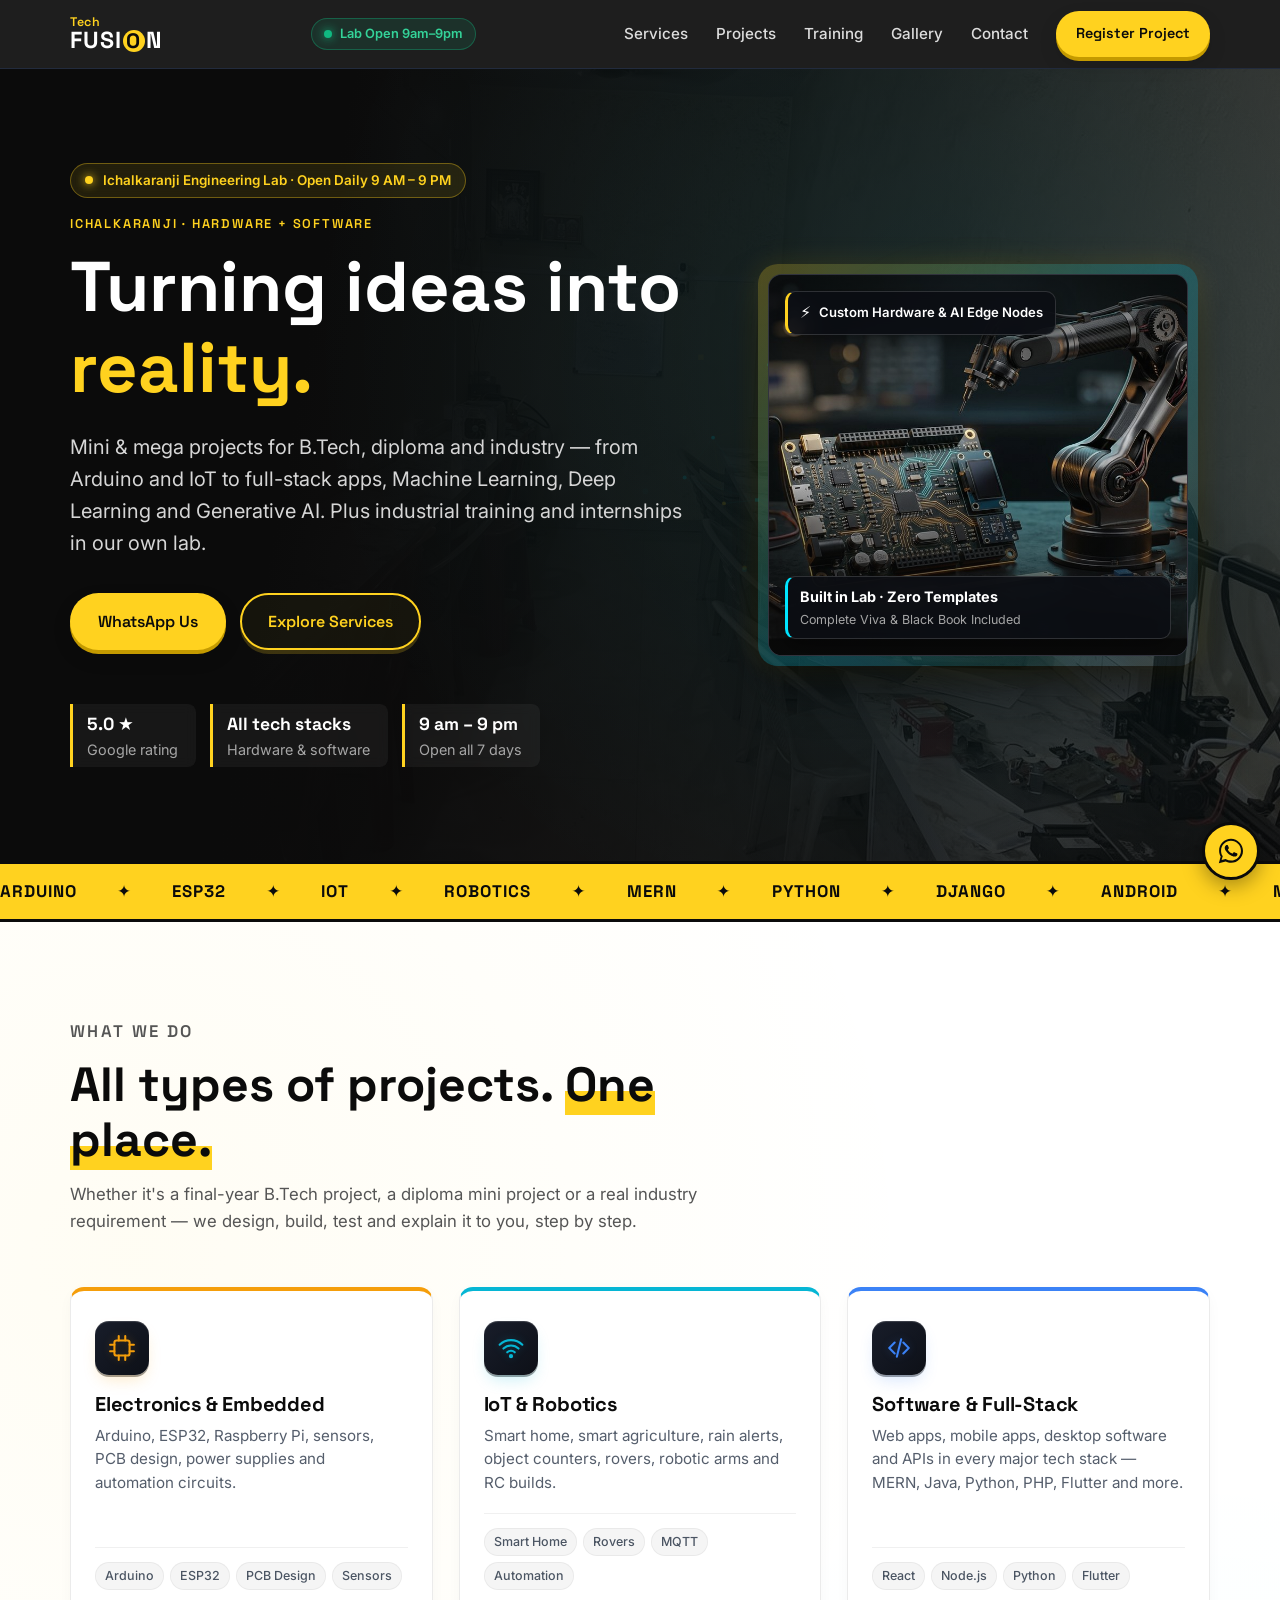
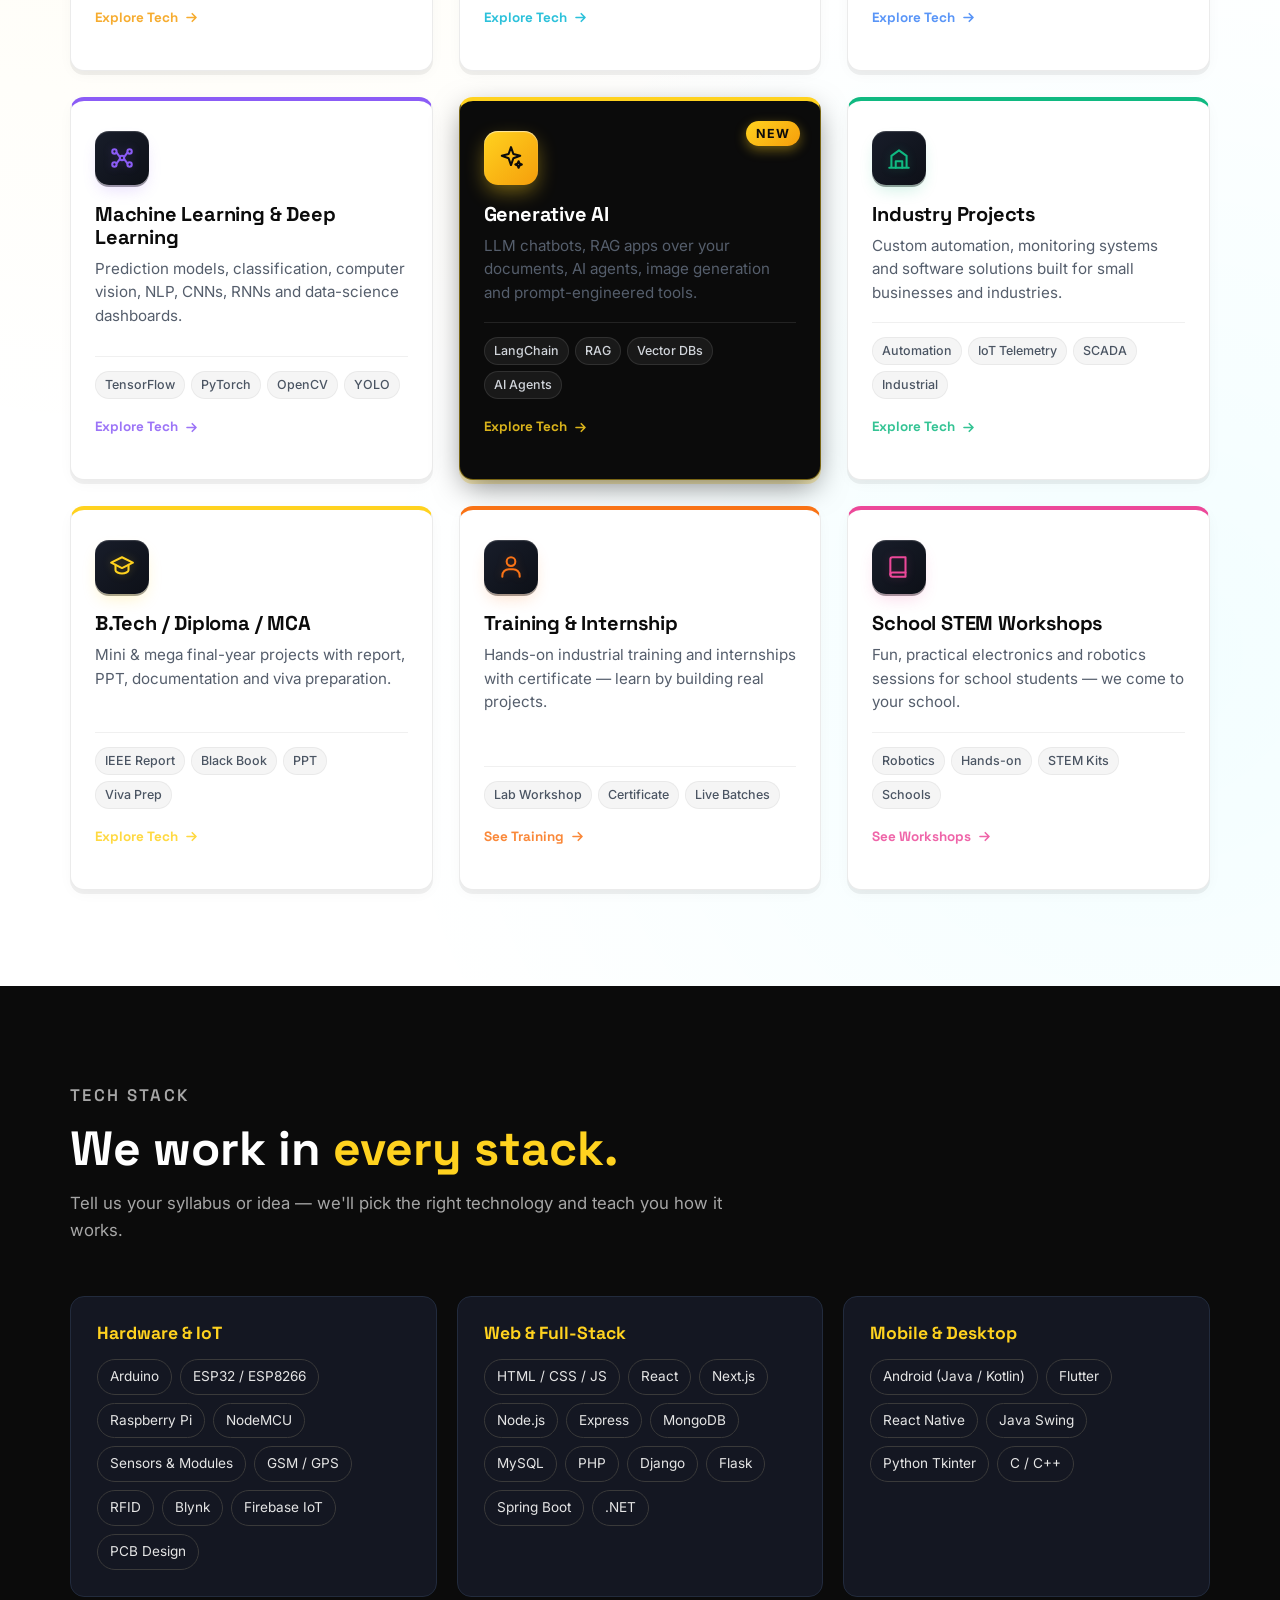
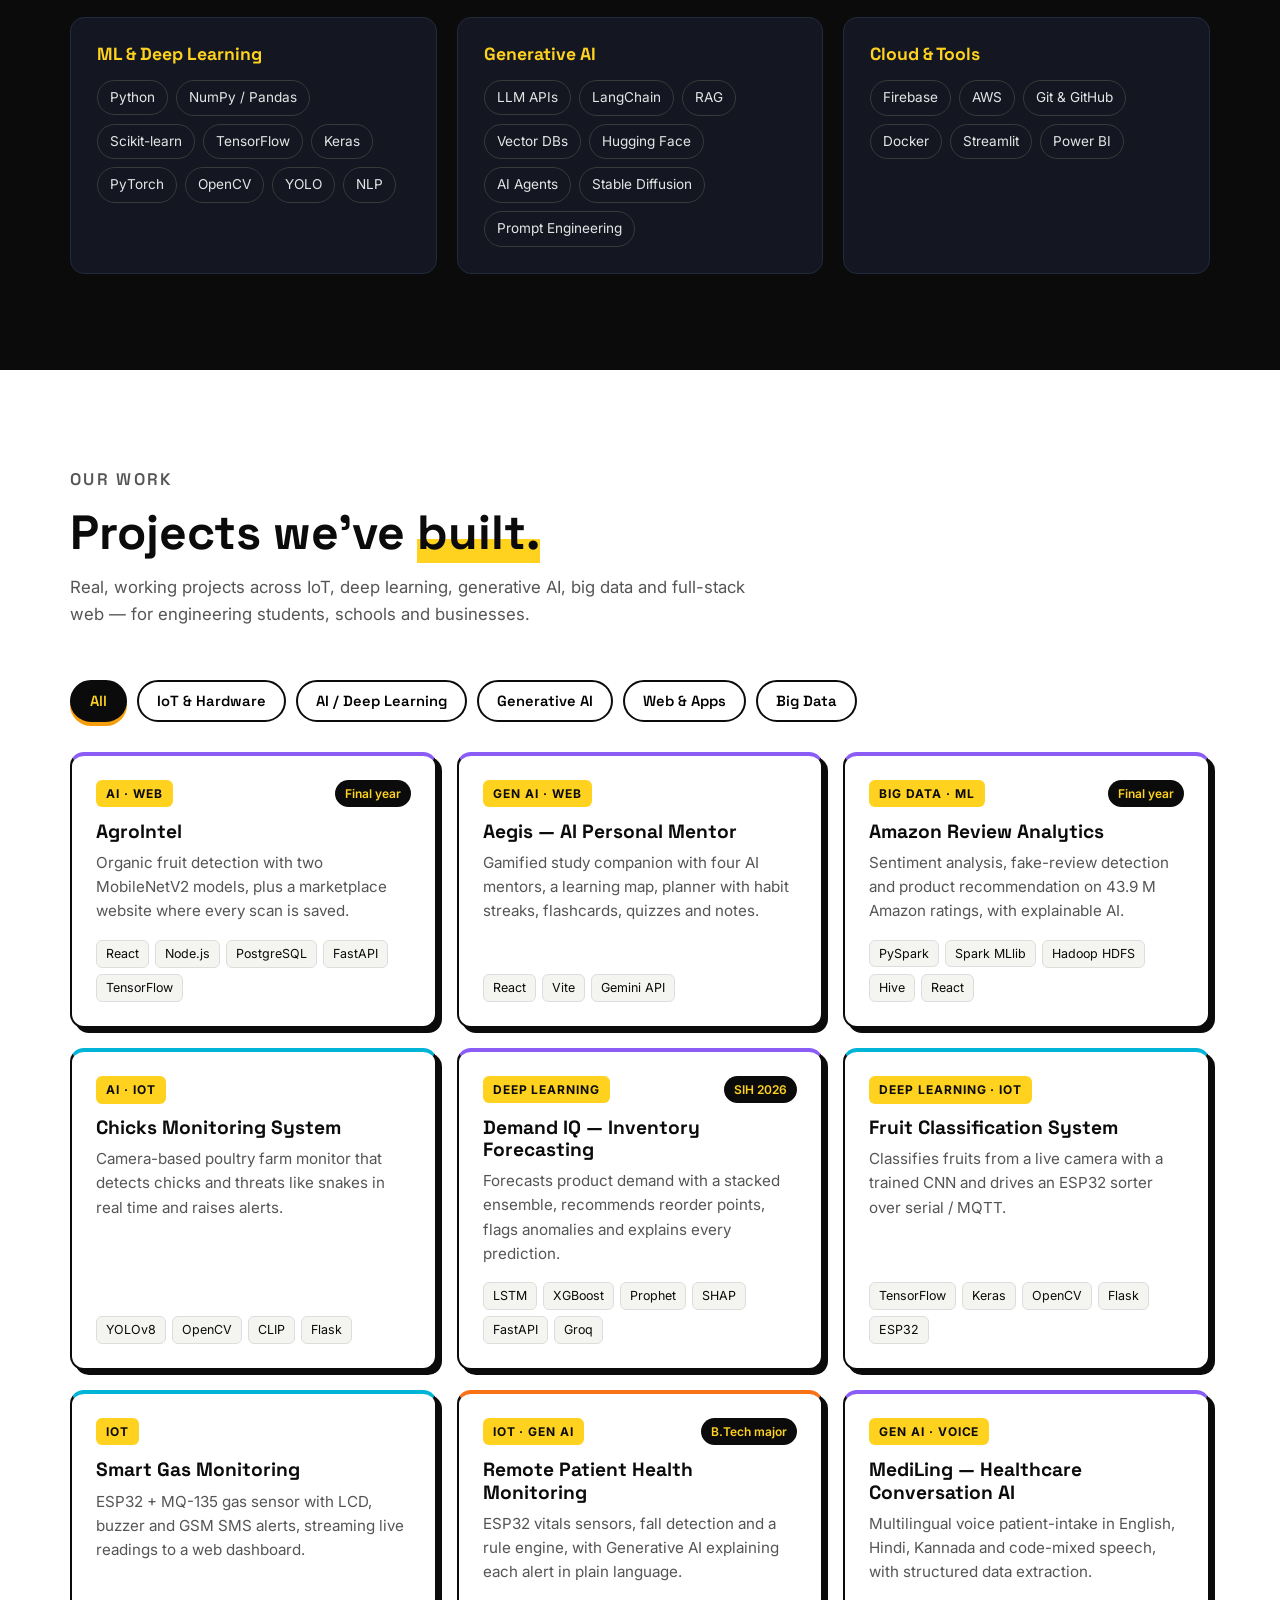
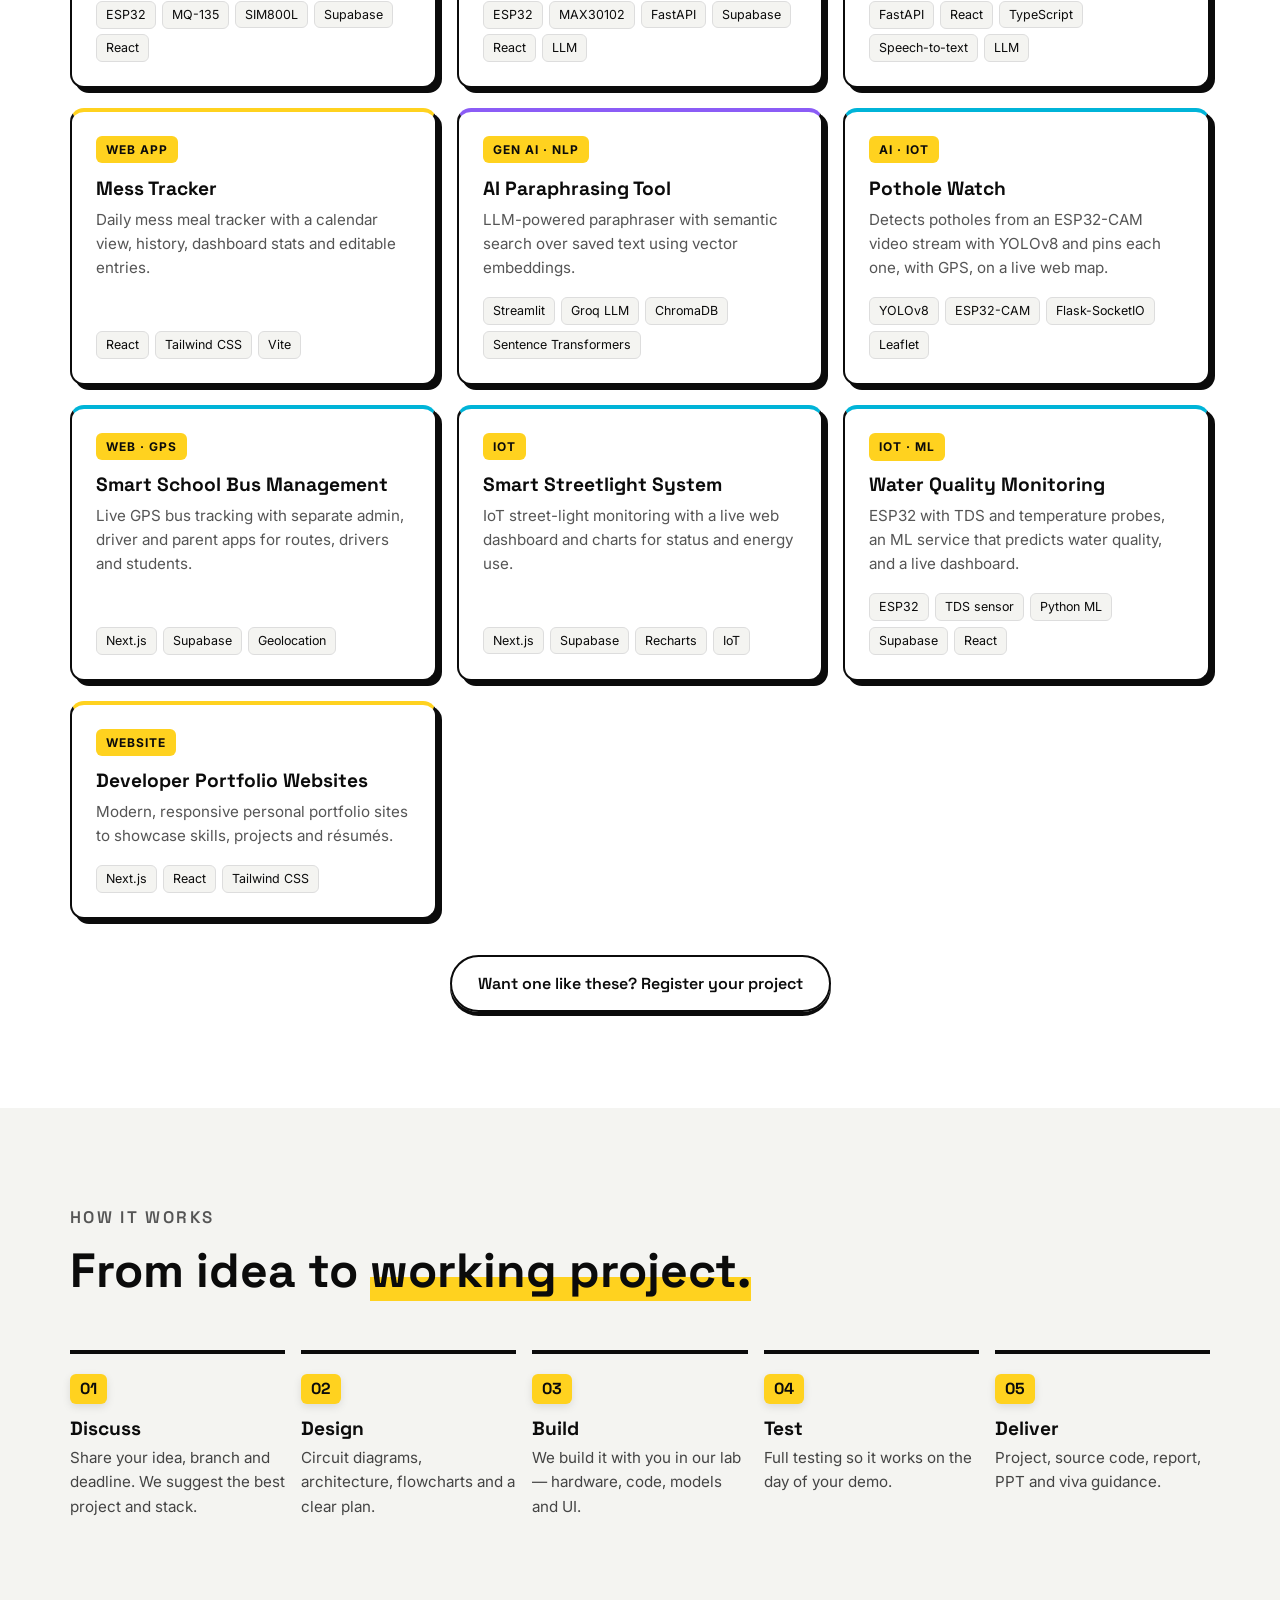
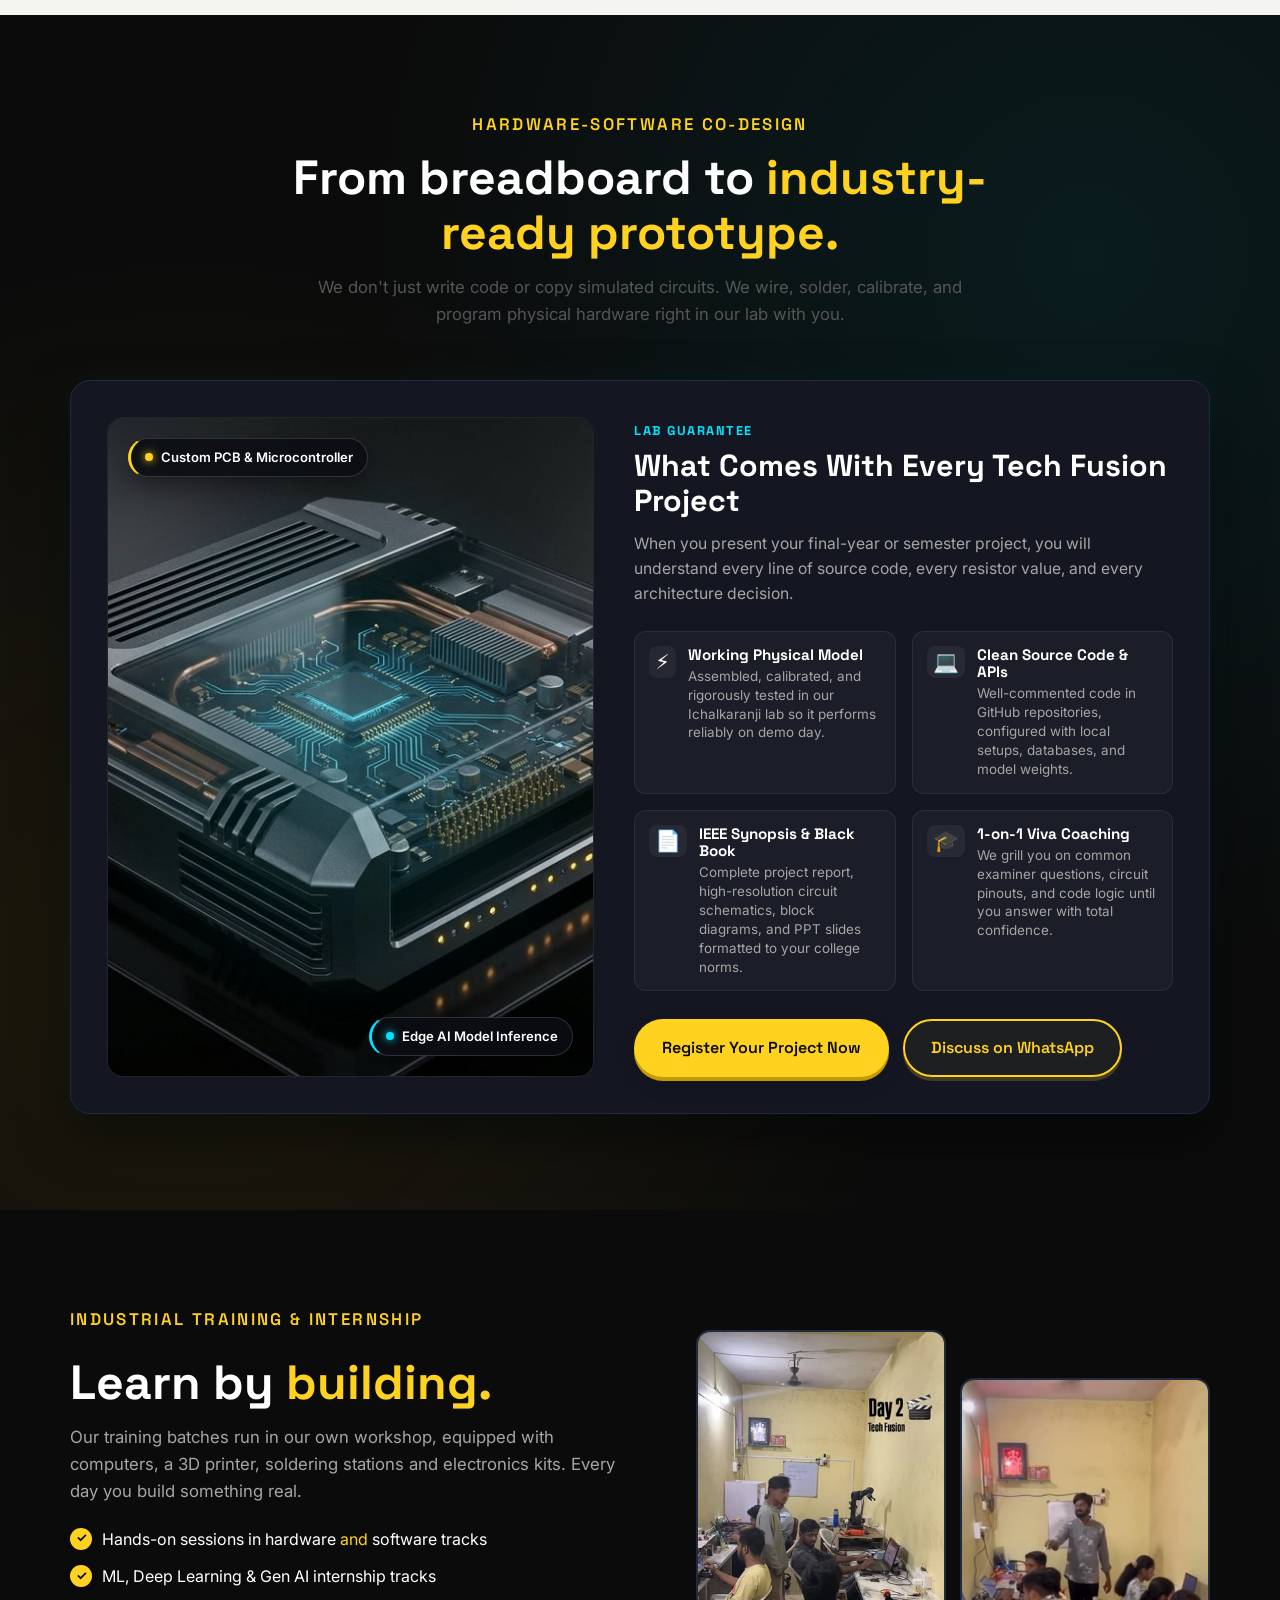
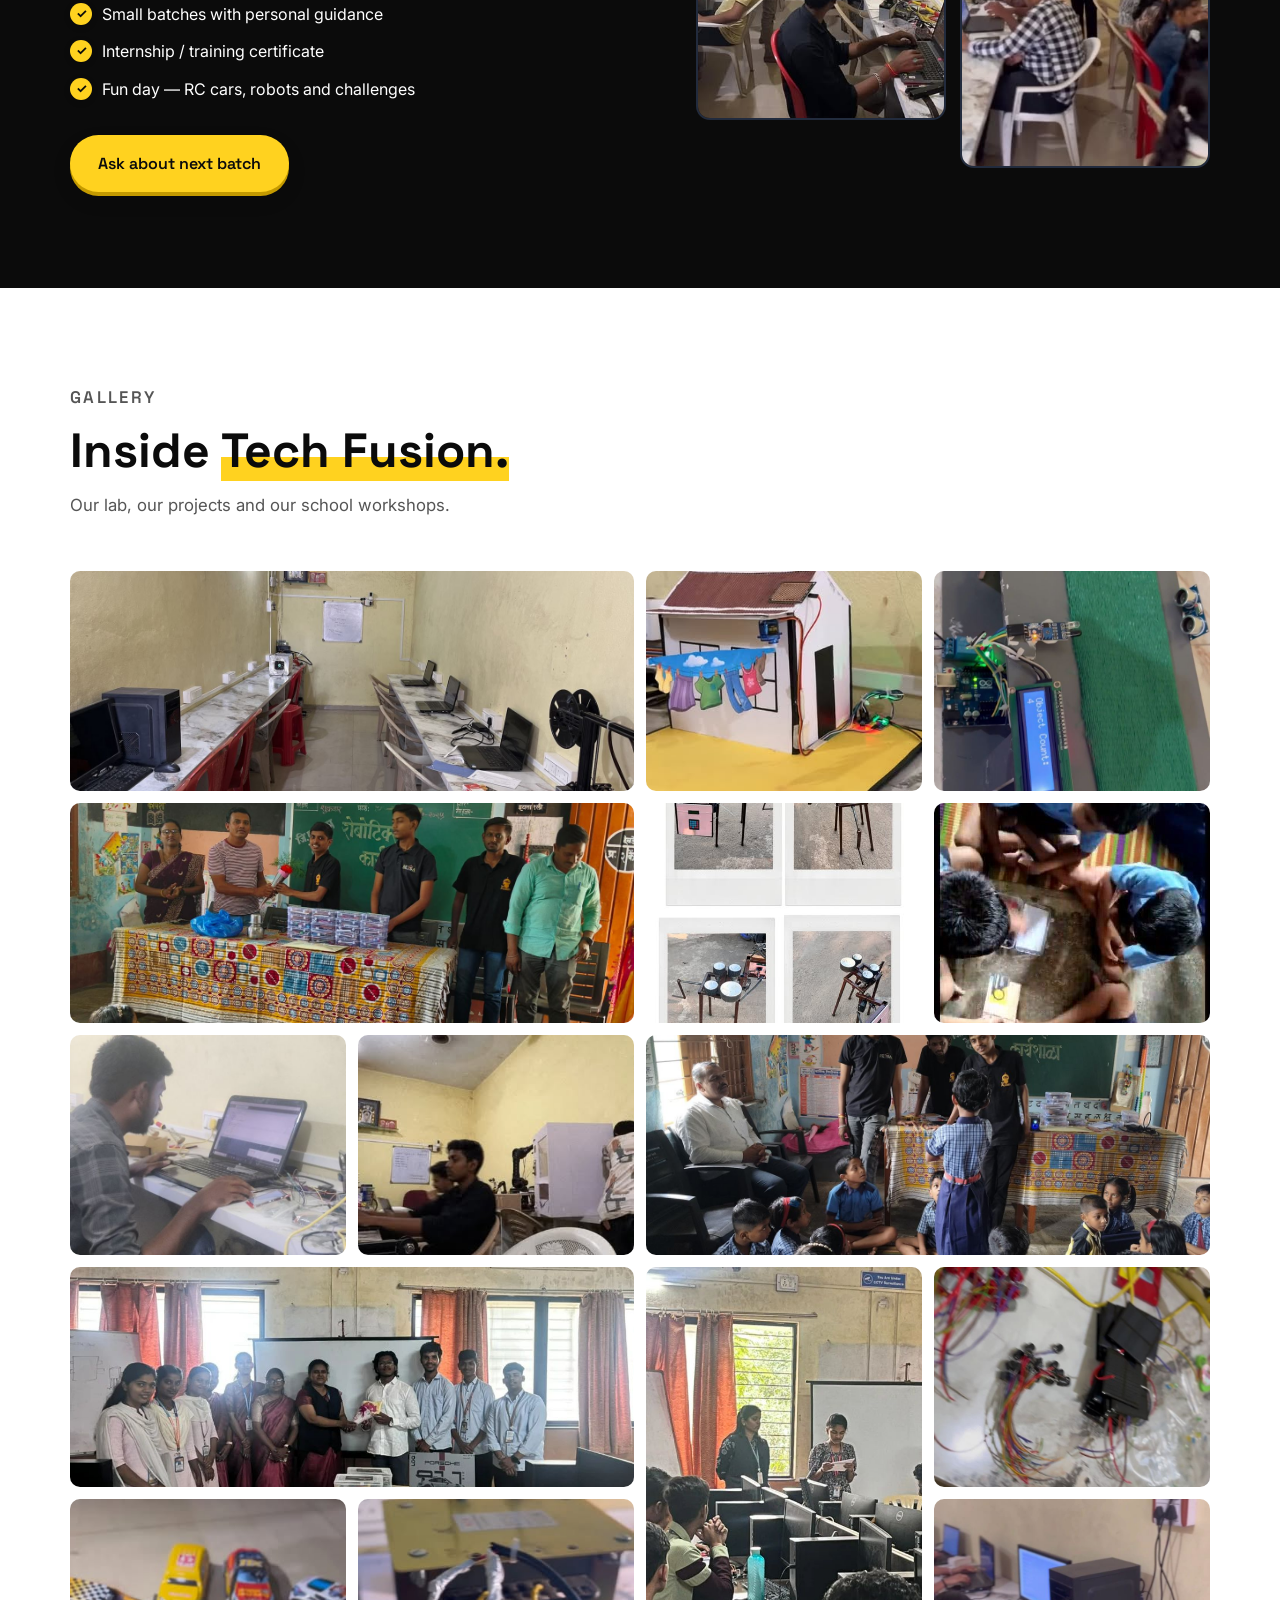
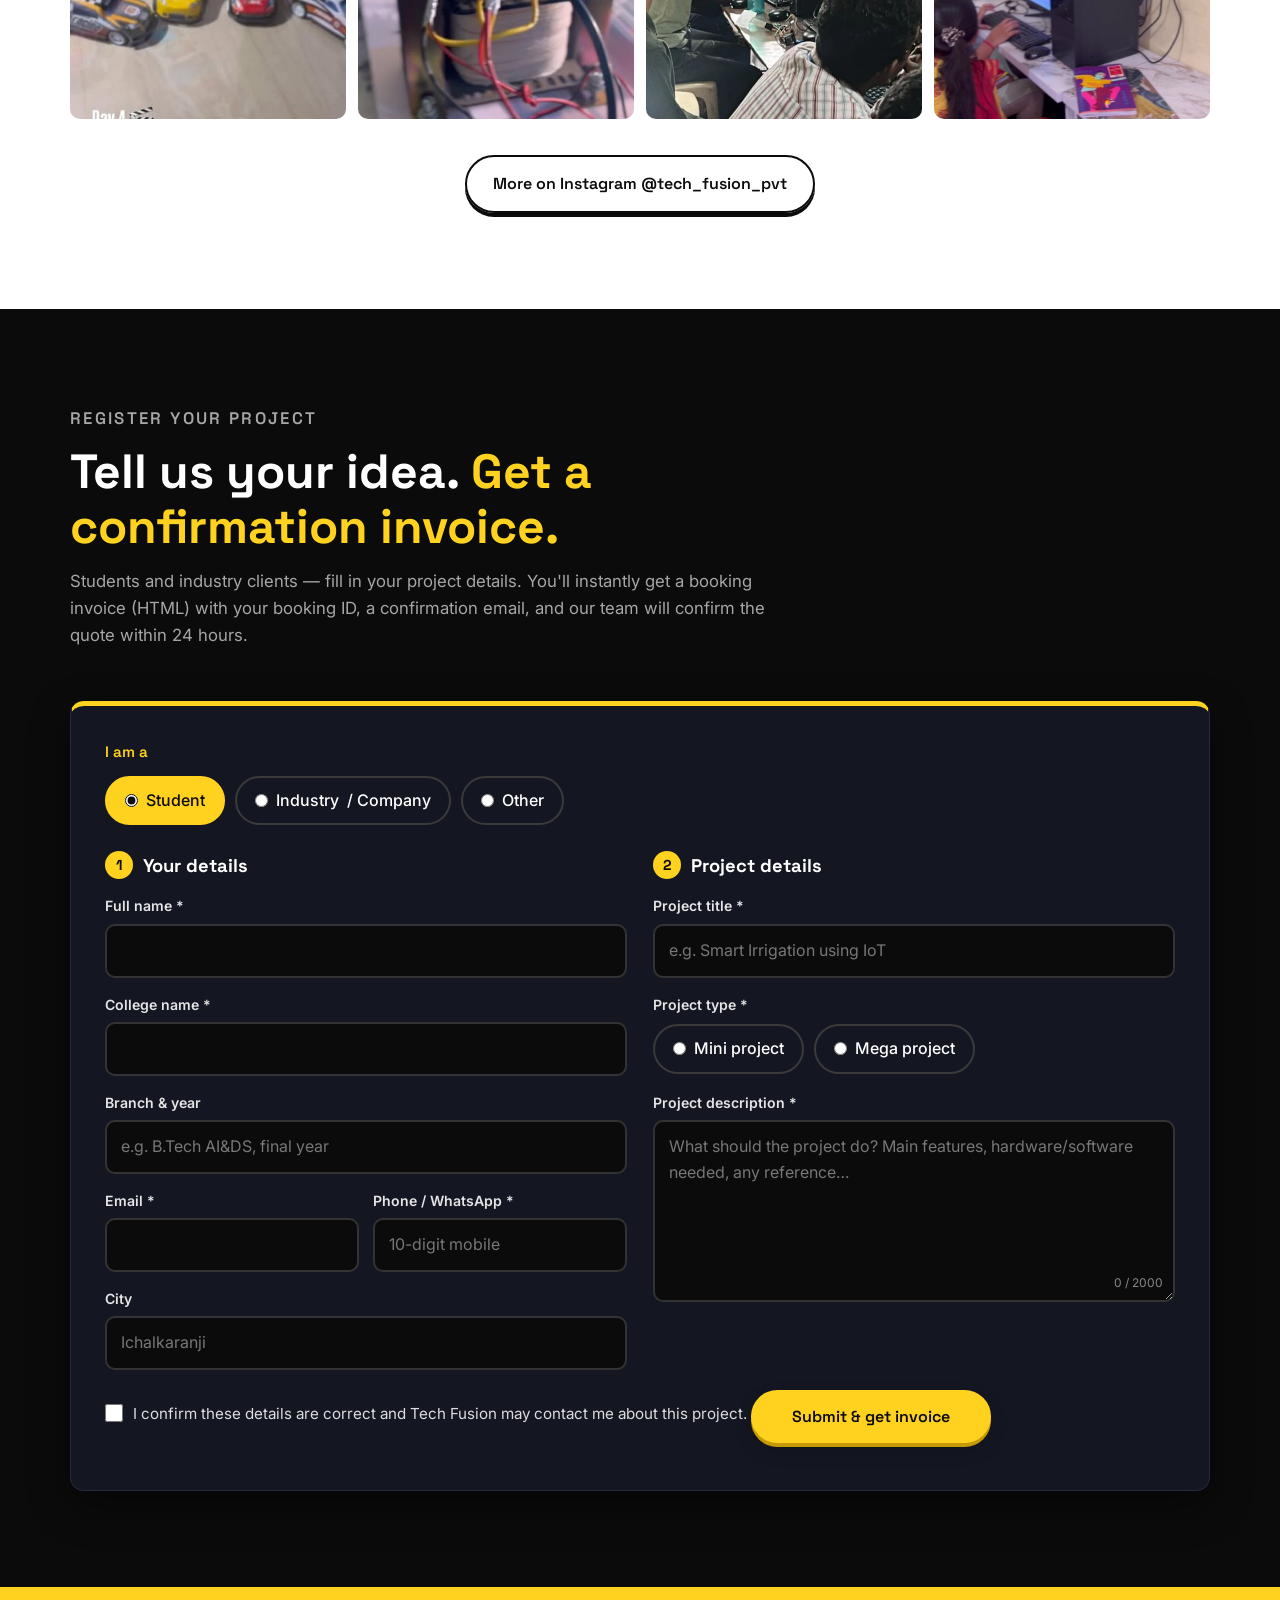
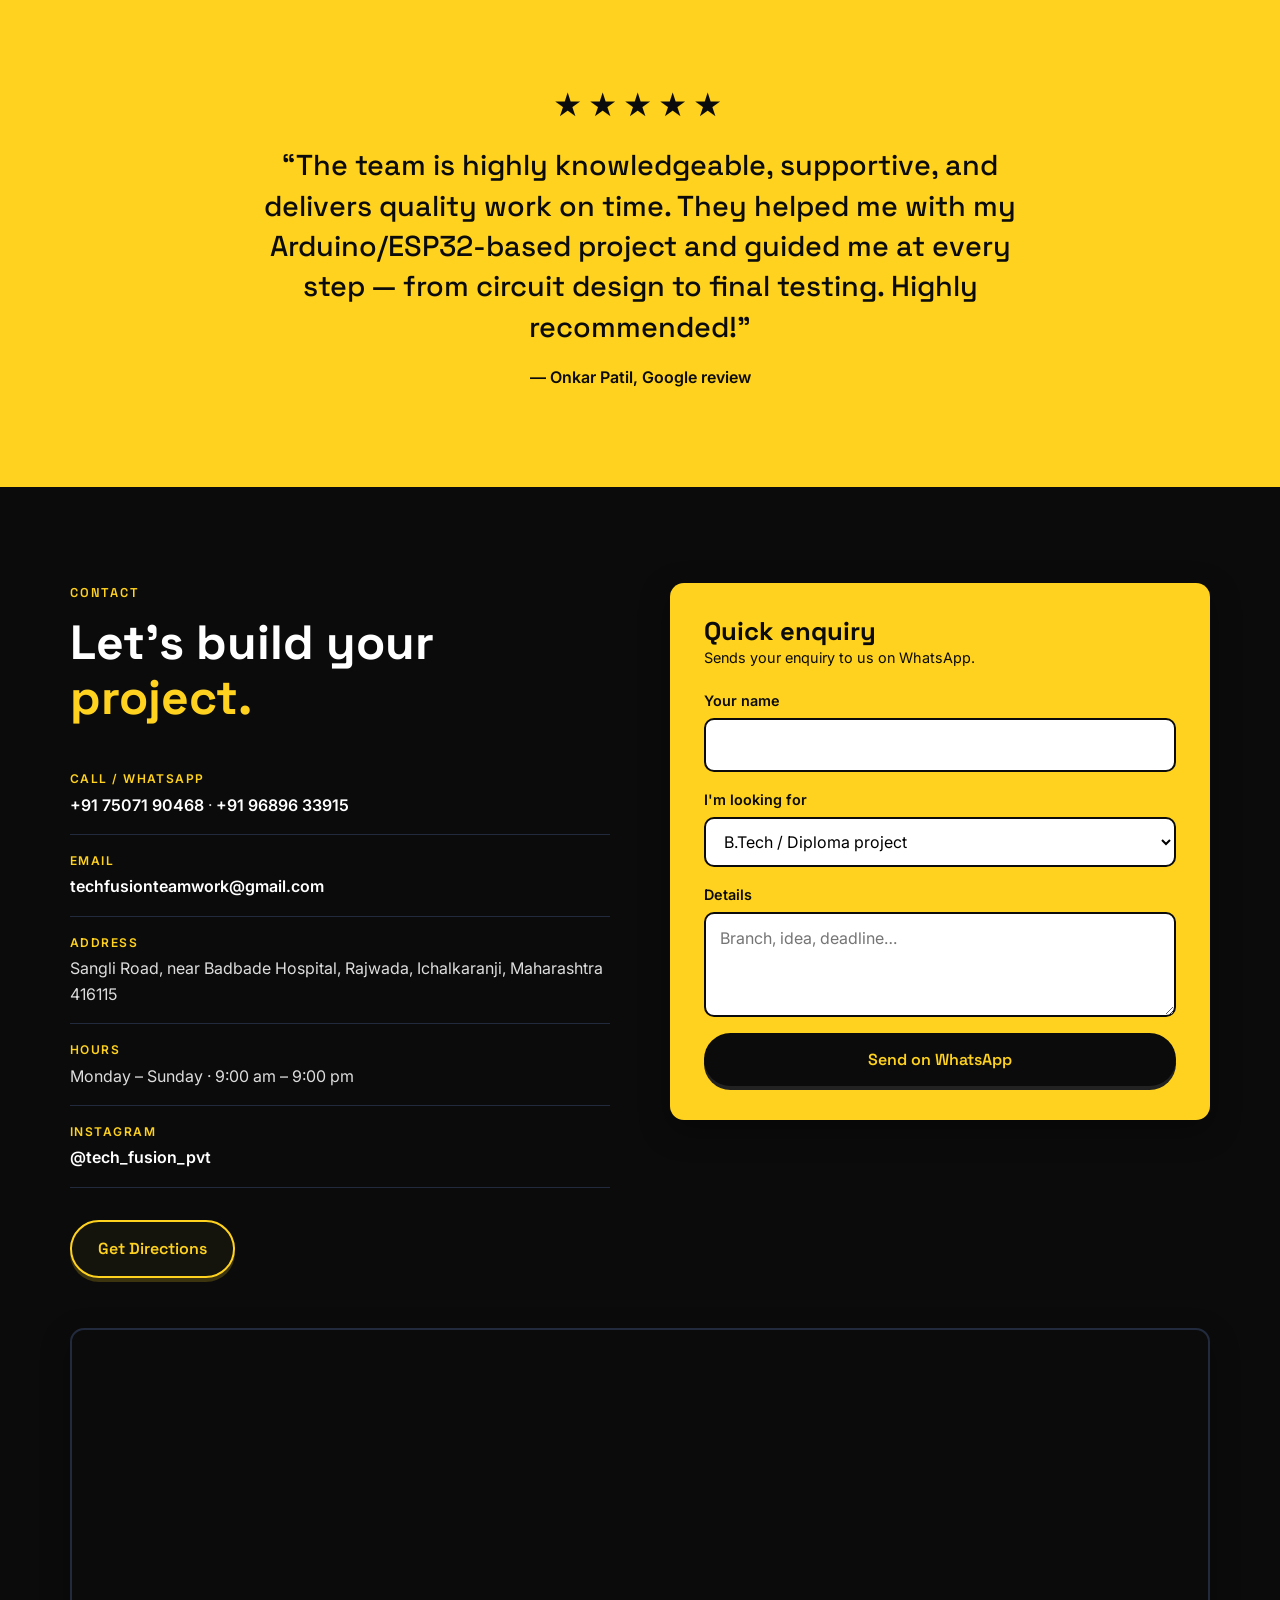
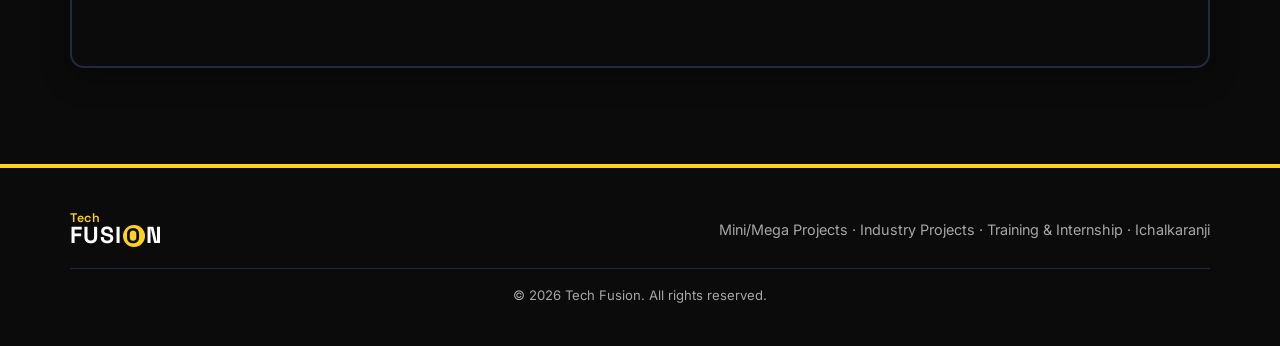
<file: index.html>
<!DOCTYPE html>
<html lang="en">
<head>
  <meta charset="UTF-8">
  <meta name="viewport" content="width=device-width, initial-scale=1.0">
  <title>Tech Fusion | Engineering Projects, Training &amp; Internships – Ichalkaranji</title>
  <meta name="description" content="Tech Fusion, Ichalkaranji – Mini & mega projects for B.Tech, diploma and industry: electronics, IoT, embedded, full-stack software, ML, deep learning and Generative AI. Industrial training and internships.">
  <link rel="icon" href="data:image/svg+xml,<svg xmlns='http://www.w3.org/2000/svg' viewBox='0 0 64 64'><rect width='64' height='64' rx='14' fill='%23111'/><text x='32' y='44' font-size='34' font-family='Arial' font-weight='900' text-anchor='middle' fill='%23FFD21F'>TF</text></svg>">
  <link rel="alternate icon" href="favicon.ico">
  <link rel="apple-touch-icon" href="apple-touch-icon.png">
  <link rel="preconnect" href="https://fonts.googleapis.com">
  <link rel="preconnect" href="https://fonts.gstatic.com" crossorigin>
  <link href="https://fonts.googleapis.com/css2?family=Inter:wght@400;500;600&family=Space+Grotesk:wght@500;600;700&display=swap" rel="stylesheet">
  <link rel="stylesheet" href="styles.css?v=18">
</head>
<body>

  <!-- Header -->
  <header class="nav" id="top">
    <div class="container nav-inner">
      <a href="#top" class="logo" aria-label="Tech Fusion home">
        <span class="logo-small">Tech</span>
        <span class="logo-big">FUSI<span class="logo-o">O</span>N</span>
      </a>
      <div class="nav-status">
        <span class="nav-status-dot"></span>
        <span>Lab Open 9am–9pm</span>
      </div>
      <button class="nav-toggle" aria-label="Open menu" aria-expanded="false">
        <span></span><span></span><span></span>
      </button>
      <nav class="nav-links">
        <a href="#services">Services</a>
        <a href="#projects">Projects</a>
        <a href="#training">Training</a>
        <a href="#gallery">Gallery</a>
        <a href="#contact">Contact</a>
        <a href="#register" class="btn btn-yellow btn-sm">Register Project</a>
      </nav>
    </div>
  </header>

  <!-- Diwali greeting (shown by script.js during the festival only) -->
  <section class="diwali" id="diwali" aria-label="Happy Diwali greeting" hidden>
    <canvas class="diwali-canvas" aria-hidden="true"></canvas>
    <div class="container diwali-inner">
      <span class="diya" aria-hidden="true">🪔</span>
      <div class="diwali-text">
        <p class="diwali-local" lang="mr">शुभ दीपावली</p>
        <h2 class="diwali-title">Happy <span>Diwali</span></h2>
        <p class="diwali-msg">May the festival of lights fill your home with joy, success and bright ideas. — Team Tech Fusion</p>
      </div>
      <span class="diya diya-right" aria-hidden="true">🪔</span>
    </div>
    <div class="diwali-lights" aria-hidden="true"></div>
    <button type="button" class="diwali-close" aria-label="Close Diwali greeting">×</button>
  </section>

  <!-- Hero -->
  <section class="hero">
    <canvas id="hero-3d-canvas" class="hero-canvas" aria-hidden="true"></canvas>
    <div class="hero-bg" style="background-image:url('assets/photos/photo-01.jpg')"></div>
    <div class="container hero-content">
      <div class="hero-grid">
        <div class="hero-main">
          <div class="hero-status-pill">
            <span class="status-pulse"></span>
            <span>Ichalkaranji Engineering Lab · Open Daily 9 AM – 9 PM</span>
          </div>
          <p class="eyebrow">Ichalkaranji · Hardware + Software</p>
          <h1>Turning ideas into <span class="hl">reality.</span></h1>
          <p class="lead">Mini &amp; mega projects for B.Tech, diploma and industry — from Arduino and IoT to full-stack apps, Machine Learning, Deep Learning and Generative AI. Plus industrial training and internships in our own lab.</p>
          <div class="hero-cta">
            <a href="https://wa.me/917507190468?text=Hi%20Tech%20Fusion%2C%20I%20want%20to%20enquire%20about%20a%20project." class="btn btn-yellow" target="_blank" rel="noopener">WhatsApp Us</a>
            <a href="#services" class="btn btn-outline">Explore Services</a>
          </div>
          <ul class="hero-badges">
            <li><strong>5.0 ★</strong> Google rating</li>
            <li><strong>All tech stacks</strong> Hardware &amp; software</li>
            <li><strong>9 am – 9 pm</strong> Open all 7 days</li>
          </ul>
        </div>
        <div class="hero-visual">
          <div class="hero-3d-card" data-tilt>
            <div class="hero-card-glow"></div>
            <div class="hero-card-frame">
              <img src="assets/hero-3d-render.jpg" alt="3D engineering workstation with custom IoT hardware and robotic prototypes" class="hero-render-img" loading="eager">
              <div class="hero-card-overlay">
                <div class="hero-card-tag hero-card-tag-top">
                  <span class="tag-icon">⚡</span>
                  <span>Custom Hardware &amp; AI Edge Nodes</span>
                </div>
                <div class="hero-card-tag hero-card-tag-bottom">
                  <strong>Built in Lab · Zero Templates</strong>
                  <span class="tag-sub">Complete Viva &amp; Black Book Included</span>
                </div>
              </div>
            </div>
          </div>
        </div>
      </div>
    </div>
  </section>

  <!-- Marquee strip -->
  <div class="strip" aria-hidden="true">
    <div class="strip-track">
      <span>Arduino</span><span>ESP32</span><span>IoT</span><span>Robotics</span><span>MERN</span><span>Python</span><span>Django</span><span>Android</span><span>Machine Learning</span><span>Deep Learning</span><span>Generative AI</span><span>LLMs</span><span>Computer Vision</span><span>Cloud</span>
      <span>Arduino</span><span>ESP32</span><span>IoT</span><span>Robotics</span><span>MERN</span><span>Python</span><span>Django</span><span>Android</span><span>Machine Learning</span><span>Deep Learning</span><span>Generative AI</span><span>LLMs</span><span>Computer Vision</span><span>Cloud</span>
    </div>
  </div>

  <!-- Services -->
  <section class="section" id="services">
    <div class="container">
      <div class="section-head">
        <p class="eyebrow">What we do</p>
        <h2>All types of projects. <span class="hl">One place.</span></h2>
        <p>Whether it's a final-year B.Tech project, a diploma mini project or a real industry requirement — we design, build, test and explain it to you, step by step.</p>
      </div>

      <div class="cards">
        <article class="card card-electronics" data-tilt>
          <div class="card-icon">
            <svg viewBox="0 0 24 24"><rect x="5" y="5" width="14" height="14" rx="2"/><path d="M9 1v4M15 1v4M9 19v4M15 19v4M1 9h4M1 15h4M19 9h4M19 15h4"/></svg>
          </div>
          <h3>Electronics &amp; Embedded</h3>
          <p>Arduino, ESP32, Raspberry Pi, sensors, PCB design, power supplies and automation circuits.</p>
          <div class="card-pills">
            <span>Arduino</span><span>ESP32</span><span>PCB Design</span><span>Sensors</span>
          </div>
          <a class="card-action" href="#projects" data-filter="iot" aria-label="Explore Tech: Electronics &amp; Embedded"><span>Explore Tech</span><svg viewBox="0 0 20 20" aria-hidden="true"><path d="M4 10h12M11 5l5 5-5 5"/></svg></a>
        </article>

        <article class="card card-iot" data-tilt>
          <div class="card-icon">
            <svg viewBox="0 0 24 24"><path d="M5 12.5a10 10 0 0 1 14 0M8.5 16a5 5 0 0 1 7 0"/><circle cx="12" cy="19.5" r="1"/><path d="M1.5 9a15 15 0 0 1 21 0"/></svg>
          </div>
          <h3>IoT &amp; Robotics</h3>
          <p>Smart home, smart agriculture, rain alerts, object counters, rovers, robotic arms and RC builds.</p>
          <div class="card-pills">
            <span>Smart Home</span><span>Rovers</span><span>MQTT</span><span>Automation</span>
          </div>
          <a class="card-action" href="#projects" data-filter="iot" aria-label="Explore Tech: IoT &amp; Robotics"><span>Explore Tech</span><svg viewBox="0 0 20 20" aria-hidden="true"><path d="M4 10h12M11 5l5 5-5 5"/></svg></a>
        </article>

        <article class="card card-software" data-tilt>
          <div class="card-icon">
            <svg viewBox="0 0 24 24"><path d="M8 7l-5 5 5 5M16 7l5 5-5 5M14 4l-4 16"/></svg>
          </div>
          <h3>Software &amp; Full-Stack</h3>
          <p>Web apps, mobile apps, desktop software and APIs in every major tech stack — MERN, Java, Python, PHP, Flutter and more.</p>
          <div class="card-pills">
            <span>React</span><span>Node.js</span><span>Python</span><span>Flutter</span>
          </div>
          <a class="card-action" href="#projects" data-filter="web" aria-label="Explore Tech: Software &amp; Full-Stack"><span>Explore Tech</span><svg viewBox="0 0 20 20" aria-hidden="true"><path d="M4 10h12M11 5l5 5-5 5"/></svg></a>
        </article>

        <article class="card card-ml" data-tilt>
          <div class="card-icon">
            <svg viewBox="0 0 24 24"><circle cx="5" cy="6" r="2"/><circle cx="5" cy="18" r="2"/><circle cx="12" cy="12" r="2"/><circle cx="19" cy="6" r="2"/><circle cx="19" cy="18" r="2"/><path d="M7 7l3 4M7 17l3-4M14 11l3-4M14 13l3 4"/></svg>
          </div>
          <h3>Machine Learning &amp; Deep Learning</h3>
          <p>Prediction models, classification, computer vision, NLP, CNNs, RNNs and data-science dashboards.</p>
          <div class="card-pills">
            <span>TensorFlow</span><span>PyTorch</span><span>OpenCV</span><span>YOLO</span>
          </div>
          <a class="card-action" href="#projects" data-filter="ai" aria-label="Explore Tech: Machine Learning &amp; Deep Learning"><span>Explore Tech</span><svg viewBox="0 0 20 20" aria-hidden="true"><path d="M4 10h12M11 5l5 5-5 5"/></svg></a>
        </article>

        <article class="card card-featured card-genai" data-tilt>
          <div class="card-icon">
            <svg viewBox="0 0 24 24"><path d="M12 2l2.2 6.3L20.5 10l-6.3 2.2L12 18.5l-2.2-6.3L3.5 10l6.3-1.7z"/><path d="M19 15l.9 2.1L22 18l-2.1.9L19 21l-.9-2.1L16 18l2.1-.9z"/></svg>
          </div>
          <h3>Generative AI</h3>
          <p>LLM chatbots, RAG apps over your documents, AI agents, image generation and prompt-engineered tools.</p>
          <span class="tag">New</span>
          <div class="card-pills">
            <span>LangChain</span><span>RAG</span><span>Vector DBs</span><span>AI Agents</span>
          </div>
          <a class="card-action" href="#projects" data-filter="genai" aria-label="Explore Tech: Generative AI"><span>Explore Tech</span><svg viewBox="0 0 20 20" aria-hidden="true"><path d="M4 10h12M11 5l5 5-5 5"/></svg></a>
        </article>

        <article class="card card-industry" data-tilt>
          <div class="card-icon">
            <svg viewBox="0 0 24 24"><path d="M3 21h18M5 21V10l7-5 7 5v11"/><path d="M9 21v-6h6v6"/></svg>
          </div>
          <h3>Industry Projects</h3>
          <p>Custom automation, monitoring systems and software solutions built for small businesses and industries.</p>
          <div class="card-pills">
            <span>Automation</span><span>IoT Telemetry</span><span>SCADA</span><span>Industrial</span>
          </div>
          <a class="card-action" href="#projects" data-filter="all" aria-label="Explore Tech: Industry Projects"><span>Explore Tech</span><svg viewBox="0 0 20 20" aria-hidden="true"><path d="M4 10h12M11 5l5 5-5 5"/></svg></a>
        </article>

        <article class="card card-degree" data-tilt>
          <div class="card-icon">
            <svg viewBox="0 0 24 24"><path d="M2 8l10-5 10 5-10 5z"/><path d="M6 10v5c0 1.5 3 3 6 3s6-1.5 6-3v-5"/></svg>
          </div>
          <h3>B.Tech / Diploma / MCA</h3>
          <p>Mini &amp; mega final-year projects with report, PPT, documentation and viva preparation.</p>
          <div class="card-pills">
            <span>IEEE Report</span><span>Black Book</span><span>PPT</span><span>Viva Prep</span>
          </div>
          <a class="card-action" href="#projects" data-filter="all" aria-label="Explore Tech: B.Tech / Diploma / MCA"><span>Explore Tech</span><svg viewBox="0 0 20 20" aria-hidden="true"><path d="M4 10h12M11 5l5 5-5 5"/></svg></a>
        </article>

        <article class="card card-training" data-tilt>
          <div class="card-icon">
            <svg viewBox="0 0 24 24"><circle cx="12" cy="7" r="4"/><path d="M4 21v-1a6 6 0 0 1 6-6h4a6 6 0 0 1 6 6v1"/></svg>
          </div>
          <h3>Training &amp; Internship</h3>
          <p>Hands-on industrial training and internships with certificate — learn by building real projects.</p>
          <div class="card-pills">
            <span>Lab Workshop</span><span>Certificate</span><span>Live Batches</span>
          </div>
          <a class="card-action" href="#training" aria-label="See Training: Training &amp; Internship"><span>See Training</span><svg viewBox="0 0 20 20" aria-hidden="true"><path d="M4 10h12M11 5l5 5-5 5"/></svg></a>
        </article>

        <article class="card card-stem" data-tilt>
          <div class="card-icon">
            <svg viewBox="0 0 24 24"><path d="M4 19V5a2 2 0 0 1 2-2h12v18H6a2 2 0 0 1-2-2z"/><path d="M4 19a2 2 0 0 1 2-2h12"/></svg>
          </div>
          <h3>School STEM Workshops</h3>
          <p>Fun, practical electronics and robotics sessions for school students — we come to your school.</p>
          <div class="card-pills">
            <span>Robotics</span><span>Hands-on</span><span>STEM Kits</span><span>Schools</span>
          </div>
          <a class="card-action" href="#gallery" aria-label="See Workshops: School STEM Workshops"><span>See Workshops</span><svg viewBox="0 0 20 20" aria-hidden="true"><path d="M4 10h12M11 5l5 5-5 5"/></svg></a>
        </article>
      </div>
    </div>
  </section>

  <!-- Tech stack -->
  <section class="section section-dark" id="stack">
    <div class="container">
      <div class="section-head">
        <p class="eyebrow">Tech stack</p>
        <h2>We work in <span class="hl">every stack.</span></h2>
        <p>Tell us your syllabus or idea — we'll pick the right technology and teach you how it works.</p>
      </div>

      <div class="stack-grid">
        <div class="stack-group" data-tilt>
          <h3>Hardware &amp; IoT</h3>
          <ul class="chips">
            <li>Arduino</li><li>ESP32 / ESP8266</li><li>Raspberry Pi</li><li>NodeMCU</li><li>Sensors &amp; Modules</li><li>GSM / GPS</li><li>RFID</li><li>Blynk</li><li>Firebase IoT</li><li>PCB Design</li>
          </ul>
        </div>
        <div class="stack-group" data-tilt>
          <h3>Web &amp; Full-Stack</h3>
          <ul class="chips">
            <li>HTML / CSS / JS</li><li>React</li><li>Next.js</li><li>Node.js</li><li>Express</li><li>MongoDB</li><li>MySQL</li><li>PHP</li><li>Django</li><li>Flask</li><li>Spring Boot</li><li>.NET</li>
          </ul>
        </div>
        <div class="stack-group" data-tilt>
          <h3>Mobile &amp; Desktop</h3>
          <ul class="chips">
            <li>Android (Java / Kotlin)</li><li>Flutter</li><li>React Native</li><li>Java Swing</li><li>Python Tkinter</li><li>C / C++</li>
          </ul>
        </div>
        <div class="stack-group" data-tilt>
          <h3>ML &amp; Deep Learning</h3>
          <ul class="chips">
            <li>Python</li><li>NumPy / Pandas</li><li>Scikit-learn</li><li>TensorFlow</li><li>Keras</li><li>PyTorch</li><li>OpenCV</li><li>YOLO</li><li>NLP</li>
          </ul>
        </div>
        <div class="stack-group" data-tilt>
          <h3>Generative AI</h3>
          <ul class="chips">
            <li>LLM APIs</li><li>LangChain</li><li>RAG</li><li>Vector DBs</li><li>Hugging Face</li><li>AI Agents</li><li>Stable Diffusion</li><li>Prompt Engineering</li>
          </ul>
        </div>
        <div class="stack-group" data-tilt>
          <h3>Cloud &amp; Tools</h3>
          <ul class="chips">
            <li>Firebase</li><li>AWS</li><li>Git &amp; GitHub</li><li>Docker</li><li>Streamlit</li><li>Power BI</li>
          </ul>
        </div>
      </div>
    </div>
  </section>

  <!-- Projects -->
  <section class="section" id="projects">
    <div class="container">
      <div class="section-head">
        <p class="eyebrow">Our work</p>
        <h2>Projects we've <span class="hl">built.</span></h2>
        <p>Real, working projects across IoT, deep learning, generative AI, big data and full-stack web — for engineering students, schools and businesses.</p>
      </div>

      <div class="filters" role="group" aria-label="Filter projects">
        <button class="filter active" data-filter="all" aria-pressed="true">All</button>
        <button class="filter" data-filter="iot" aria-pressed="false">IoT &amp; Hardware</button>
        <button class="filter" data-filter="ai" aria-pressed="false">AI / Deep Learning</button>
        <button class="filter" data-filter="genai" aria-pressed="false">Generative AI</button>
        <button class="filter" data-filter="web" aria-pressed="false">Web &amp; Apps</button>
        <button class="filter" data-filter="data" aria-pressed="false">Big Data</button>
      </div>

      <div class="projects">
        <article class="project" data-cat="ai web" data-tilt>
          <div class="project-top"><span class="project-cat">AI · Web</span><span class="project-badge">Final year</span></div>
          <h3>AgroIntel</h3>
          <p>Organic fruit detection with two MobileNetV2 models, plus a marketplace website where every scan is saved.</p>
          <ul class="project-tech"><li>React</li><li>Node.js</li><li>PostgreSQL</li><li>FastAPI</li><li>TensorFlow</li></ul>
        </article>
        <article class="project" data-cat="genai web" data-tilt>
          <div class="project-top"><span class="project-cat">Gen AI · Web</span></div>
          <h3>Aegis — AI Personal Mentor</h3>
          <p>Gamified study companion with four AI mentors, a learning map, planner with habit streaks, flashcards, quizzes and notes.</p>
          <ul class="project-tech"><li>React</li><li>Vite</li><li>Gemini API</li></ul>
        </article>
        <article class="project" data-cat="data ai" data-tilt>
          <div class="project-top"><span class="project-cat">Big Data · ML</span><span class="project-badge">Final year</span></div>
          <h3>Amazon Review Analytics</h3>
          <p>Sentiment analysis, fake-review detection and product recommendation on 43.9 M Amazon ratings, with explainable AI.</p>
          <ul class="project-tech"><li>PySpark</li><li>Spark MLlib</li><li>Hadoop HDFS</li><li>Hive</li><li>React</li></ul>
        </article>
        <article class="project" data-cat="ai iot" data-tilt>
          <div class="project-top"><span class="project-cat">AI · IoT</span></div>
          <h3>Chicks Monitoring System</h3>
          <p>Camera-based poultry farm monitor that detects chicks and threats like snakes in real time and raises alerts.</p>
          <ul class="project-tech"><li>YOLOv8</li><li>OpenCV</li><li>CLIP</li><li>Flask</li></ul>
        </article>
        <article class="project" data-cat="ai genai web" data-tilt>
          <div class="project-top"><span class="project-cat">Deep Learning</span><span class="project-badge">SIH 2026</span></div>
          <h3>Demand IQ — Inventory Forecasting</h3>
          <p>Forecasts product demand with a stacked ensemble, recommends reorder points, flags anomalies and explains every prediction.</p>
          <ul class="project-tech"><li>LSTM</li><li>XGBoost</li><li>Prophet</li><li>SHAP</li><li>FastAPI</li><li>Groq</li></ul>
        </article>
        <article class="project" data-cat="ai iot" data-tilt>
          <div class="project-top"><span class="project-cat">Deep Learning · IoT</span></div>
          <h3>Fruit Classification System</h3>
          <p>Classifies fruits from a live camera with a trained CNN and drives an ESP32 sorter over serial / MQTT.</p>
          <ul class="project-tech"><li>TensorFlow</li><li>Keras</li><li>OpenCV</li><li>Flask</li><li>ESP32</li></ul>
        </article>
        <article class="project" data-cat="iot web" data-tilt>
          <div class="project-top"><span class="project-cat">IoT</span></div>
          <h3>Smart Gas Monitoring</h3>
          <p>ESP32 + MQ-135 gas sensor with LCD, buzzer and GSM SMS alerts, streaming live readings to a web dashboard.</p>
          <ul class="project-tech"><li>ESP32</li><li>MQ-135</li><li>SIM800L</li><li>Supabase</li><li>React</li></ul>
        </article>
        <article class="project" data-cat="iot genai" data-tilt>
          <div class="project-top"><span class="project-cat">IoT · Gen AI</span><span class="project-badge">B.Tech major</span></div>
          <h3>Remote Patient Health Monitoring</h3>
          <p>ESP32 vitals sensors, fall detection and a rule engine, with Generative AI explaining each alert in plain language.</p>
          <ul class="project-tech"><li>ESP32</li><li>MAX30102</li><li>FastAPI</li><li>Supabase</li><li>React</li><li>LLM</li></ul>
        </article>
        <article class="project" data-cat="genai web" data-tilt>
          <div class="project-top"><span class="project-cat">Gen AI · Voice</span></div>
          <h3>MediLing — Healthcare Conversation AI</h3>
          <p>Multilingual voice patient-intake in English, Hindi, Kannada and code-mixed speech, with structured data extraction.</p>
          <ul class="project-tech"><li>FastAPI</li><li>React</li><li>TypeScript</li><li>Speech-to-text</li><li>LLM</li></ul>
        </article>
        <article class="project" data-cat="web" data-tilt>
          <div class="project-top"><span class="project-cat">Web App</span></div>
          <h3>Mess Tracker</h3>
          <p>Daily mess meal tracker with a calendar view, history, dashboard stats and editable entries.</p>
          <ul class="project-tech"><li>React</li><li>Tailwind CSS</li><li>Vite</li></ul>
        </article>
        <article class="project" data-cat="genai" data-tilt>
          <div class="project-top"><span class="project-cat">Gen AI · NLP</span></div>
          <h3>AI Paraphrasing Tool</h3>
          <p>LLM-powered paraphraser with semantic search over saved text using vector embeddings.</p>
          <ul class="project-tech"><li>Streamlit</li><li>Groq LLM</li><li>ChromaDB</li><li>Sentence Transformers</li></ul>
        </article>
        <article class="project" data-cat="ai iot" data-tilt>
          <div class="project-top"><span class="project-cat">AI · IoT</span></div>
          <h3>Pothole Watch</h3>
          <p>Detects potholes from an ESP32-CAM video stream with YOLOv8 and pins each one, with GPS, on a live web map.</p>
          <ul class="project-tech"><li>YOLOv8</li><li>ESP32-CAM</li><li>Flask-SocketIO</li><li>Leaflet</li></ul>
        </article>
        <article class="project" data-cat="web iot" data-tilt>
          <div class="project-top"><span class="project-cat">Web · GPS</span></div>
          <h3>Smart School Bus Management</h3>
          <p>Live GPS bus tracking with separate admin, driver and parent apps for routes, drivers and students.</p>
          <ul class="project-tech"><li>Next.js</li><li>Supabase</li><li>Geolocation</li></ul>
        </article>
        <article class="project" data-cat="iot web" data-tilt>
          <div class="project-top"><span class="project-cat">IoT</span></div>
          <h3>Smart Streetlight System</h3>
          <p>IoT street-light monitoring with a live web dashboard and charts for status and energy use.</p>
          <ul class="project-tech"><li>Next.js</li><li>Supabase</li><li>Recharts</li><li>IoT</li></ul>
        </article>
        <article class="project" data-cat="iot ai" data-tilt>
          <div class="project-top"><span class="project-cat">IoT · ML</span></div>
          <h3>Water Quality Monitoring</h3>
          <p>ESP32 with TDS and temperature probes, an ML service that predicts water quality, and a live dashboard.</p>
          <ul class="project-tech"><li>ESP32</li><li>TDS sensor</li><li>Python ML</li><li>Supabase</li><li>React</li></ul>
        </article>
        <article class="project" data-cat="web" data-tilt>
          <div class="project-top"><span class="project-cat">Website</span></div>
          <h3>Developer Portfolio Websites</h3>
          <p>Modern, responsive personal portfolio sites to showcase skills, projects and résumés.</p>
          <ul class="project-tech"><li>Next.js</li><li>React</li><li>Tailwind CSS</li></ul>
        </article>
      </div>
      <p class="projects-empty" hidden>No projects in this category yet.</p>
      <p class="center">
        <a href="#register" class="btn btn-outline-dark">Want one like these? Register your project</a>
      </p>
    </div>
  </section>

  <!-- Process -->
  <section class="section section-alt" id="process">
    <div class="container">
      <div class="section-head">
        <p class="eyebrow">How it works</p>
        <h2>From idea to <span class="hl">working project.</span></h2>
      </div>
      <ol class="steps">
        <li><span class="step-num">01</span><h3>Discuss</h3><p>Share your idea, branch and deadline. We suggest the best project and stack.</p></li>
        <li><span class="step-num">02</span><h3>Design</h3><p>Circuit diagrams, architecture, flowcharts and a clear plan.</p></li>
        <li><span class="step-num">03</span><h3>Build</h3><p>We build it with you in our lab — hardware, code, models and UI.</p></li>
        <li><span class="step-num">04</span><h3>Test</h3><p>Full testing so it works on the day of your demo.</p></li>
        <li><span class="step-num">05</span><h3>Deliver</h3><p>Project, source code, report, PPT and viva guidance.</p></li>
      </ol>
    </div>
  </section>

  <!-- 3D Hardware & AI Prototyping Showcase -->
  <section class="section section-prototype" id="prototype">
    <div class="container">
      <div class="section-head section-head-center">
        <p class="eyebrow">Hardware-Software Co-Design</p>
        <h2>From breadboard to <span class="hl">industry-ready prototype.</span></h2>
        <p>We don't just write code or copy simulated circuits. We wire, solder, calibrate, and program physical hardware right in our lab with you.</p>
      </div>

      <div class="prototype-showcase">
        <div class="prototype-card" data-tilt>
          <div class="prototype-visual">
            <div class="prototype-glow"></div>
            <img src="assets/iot-3d-showcase.jpg" alt="3D prototype render of IoT AI edge device built at Tech Fusion" class="prototype-img" loading="lazy">
            <div class="prototype-float-badge prototype-badge-1">
              <span class="badge-dot"></span> Custom PCB &amp; Microcontroller
            </div>
            <div class="prototype-float-badge prototype-badge-2">
              <span class="badge-dot cyan"></span> Edge AI Model Inference
            </div>
          </div>
          <div class="prototype-content">
            <div class="prototype-header">
              <span class="prototype-kicker">Lab Guarantee</span>
              <h3>What Comes With Every Tech Fusion Project</h3>
              <p>When you present your final-year or semester project, you will understand every line of source code, every resistor value, and every architecture decision.</p>
            </div>
            <div class="prototype-features">
              <div class="feat-card">
                <div class="feat-icon">⚡</div>
                <div class="feat-text">
                  <h4>Working Physical Model</h4>
                  <p>Assembled, calibrated, and rigorously tested in our Ichalkaranji lab so it performs reliably on demo day.</p>
                </div>
              </div>
              <div class="feat-card">
                <div class="feat-icon">💻</div>
                <div class="feat-text">
                  <h4>Clean Source Code &amp; APIs</h4>
                  <p>Well-commented code in GitHub repositories, configured with local setups, databases, and model weights.</p>
                </div>
              </div>
              <div class="feat-card">
                <div class="feat-icon">📄</div>
                <div class="feat-text">
                  <h4>IEEE Synopsis &amp; Black Book</h4>
                  <p>Complete project report, high-resolution circuit schematics, block diagrams, and PPT slides formatted to your college norms.</p>
                </div>
              </div>
              <div class="feat-card">
                <div class="feat-icon">🎓</div>
                <div class="feat-text">
                  <h4>1-on-1 Viva Coaching</h4>
                  <p>We grill you on common examiner questions, circuit pinouts, and code logic until you answer with total confidence.</p>
                </div>
              </div>
            </div>
            <div class="prototype-cta-row">
              <a href="#register" class="btn btn-yellow">Register Your Project Now</a>
              <a href="https://wa.me/917507190468?text=Hi%20Tech%20Fusion%2C%20I%20want%20to%20discuss%20a%20project%20idea." class="btn btn-outline" target="_blank" rel="noopener">Discuss on WhatsApp</a>
            </div>
          </div>
        </div>
      </div>
    </div>
  </section>

  <!-- Training -->
  <section class="section section-dark" id="training">
    <div class="container split">
      <div class="split-text">
        <p class="eyebrow">Industrial training &amp; internship</p>
        <h2>Learn by <span class="hl">building.</span></h2>
        <p>Our training batches run in our own workshop, equipped with computers, a 3D printer, soldering stations and electronics kits. Every day you build something real.</p>
        <ul class="ticks">
          <li>Hands-on sessions in hardware <em>and</em> software tracks</li>
          <li>ML, Deep Learning &amp; Gen AI internship tracks</li>
          <li>Small batches with personal guidance</li>
          <li>Internship / training certificate</li>
          <li>Fun day — RC cars, robots and challenges</li>
        </ul>
        <a href="https://wa.me/917507190468?text=Hi%20Tech%20Fusion%2C%20I%20want%20details%20about%20training%20%2F%20internship." class="btn btn-yellow" target="_blank" rel="noopener">Ask about next batch</a>
      </div>
      <div class="split-media">
        <img src="assets/instagram/ig-08.jpg" alt="Students working in the Tech Fusion lab during training" loading="lazy">
        <img src="assets/instagram/ig-12.jpg" alt="Training batch with instructor at Tech Fusion" loading="lazy">
      </div>
    </div>
  </section>

  <!-- Gallery -->
  <section class="section" id="gallery">
    <div class="container">
      <div class="section-head">
        <p class="eyebrow">Gallery</p>
        <h2>Inside <span class="hl">Tech Fusion.</span></h2>
        <p>Our lab, our projects and our school workshops.</p>
      </div>
      <div class="gallery">
        <figure class="g-wide"><img src="assets/photos/photo-01.jpg" alt="Tech Fusion lab with computers and 3D printer" loading="lazy"></figure>
        <figure><img src="assets/instagram/ig-04.jpg" alt="Smart Rain Alert IoT project" loading="lazy"></figure>
        <figure><img src="assets/photos/photo-03.jpg" alt="Conveyor belt object counter with Arduino and LCD" loading="lazy"></figure>
        <figure class="g-wide"><img src="assets/photos/photo-04.jpg" alt="School STEM workshop by Tech Fusion team" loading="lazy"></figure>
        <figure><img src="assets/instagram/ig-02.jpg" alt="Four-legged robot project" loading="lazy"></figure>
        <figure><img src="assets/photos/photo-02.jpg" alt="School students exploring a project" loading="lazy"></figure>
        <figure><img src="assets/photos/photo-08.jpg" alt="Engineer programming at the workbench" loading="lazy"></figure>
        <figure><img src="assets/instagram/ig-05.jpg" alt="Training day 5 in the lab" loading="lazy"></figure>
        <figure class="g-wide"><img src="assets/photos/photo-10.jpg" alt="Tech Fusion team at a school workshop" loading="lazy"></figure>
        <figure class="g-wide"><img src="assets/photos/photo-12.jpg" alt="Tech Fusion team felicitated by college faculty at a workshop" loading="lazy"></figure>
        <figure class="g-tall"><img src="assets/photos/photo-11.jpg" alt="Student presenting during a Tech Fusion college training session" loading="lazy"></figure>
        <figure><img src="assets/photos/photo-07.jpg" alt="Wiring and electronic components" loading="lazy"></figure>
        <figure class="g-wide-3col"><img src="assets/instagram/ig-06.jpg" alt="RC cars on fun day" loading="lazy"></figure>
        <figure><img src="assets/instagram/ig-11.jpg" alt="Transformer power supply build" loading="lazy"></figure>
        <figure><img src="assets/photos/photo-06.jpg" alt="Student working on a computer in the lab" loading="lazy"></figure>
      </div>
      <p class="center">
        <a href="https://www.instagram.com/tech_fusion_pvt/" class="btn btn-outline-dark" target="_blank" rel="noopener">More on Instagram @tech_fusion_pvt</a>
      </p>
    </div>
  </section>

  <!-- Register project -->
  <section class="section section-dark" id="register">
    <div class="container">
      <div class="section-head">
        <p class="eyebrow">Register your project</p>
        <h2>Tell us your idea. <span class="hl">Get a confirmation invoice.</span></h2>
        <p>Students and industry clients — fill in your project details. You'll instantly get a booking invoice (HTML) with your booking ID, a confirmation email, and our team will confirm the quote within 24 hours.</p>
      </div>

      <form class="register" id="register-form" novalidate>
        <fieldset class="reg-who">
          <legend>I am a</legend>
          <label class="pill"><input type="radio" name="clientType" value="Student" checked> Student</label>
          <label class="pill"><input type="radio" name="clientType" value="Industry"> Industry<span class="hide-sm"> / Company</span></label>
          <label class="pill"><input type="radio" name="clientType" value="Other"> Other</label>
        </fieldset>

        <div class="reg-grid">
          <div class="reg-block">
            <h3><span>1</span> Your details</h3>
            <label>Full name *
              <input type="text" name="fullName" autocomplete="name" required maxlength="80">
            </label>
            <label><span data-student>College name *</span><span data-industry hidden>Company name *</span>
              <input type="text" name="organisation" autocomplete="organization" required maxlength="120">
            </label>
            <label><span data-student>Branch &amp; year</span><span data-industry hidden>Designation</span>
              <input type="text" name="department" maxlength="80" placeholder="e.g. B.Tech AI&amp;DS, final year">
            </label>
            <div class="reg-row">
              <label>Email *
                <input type="email" name="email" autocomplete="email" required maxlength="120">
              </label>
              <label>Phone / WhatsApp *
                <input type="tel" name="phone" autocomplete="tel" required inputmode="tel" placeholder="10-digit mobile">
              </label>
            </div>
            <label>City
              <input type="text" name="city" maxlength="60" placeholder="Ichalkaranji">
            </label>
          </div>

          <div class="reg-block">
            <h3><span>2</span> Project details</h3>
            <label>Project title *
              <input type="text" name="projectName" required maxlength="120" placeholder="e.g. Smart Irrigation using IoT">
            </label>
            <fieldset class="reg-type">
              <legend>Project type *</legend>
              <label class="pill"><input type="radio" name="projectType" value="Mini project" required> Mini project</label>
              <label class="pill"><input type="radio" name="projectType" value="Mega project"> Mega project</label>
            </fieldset>
            <label class="reg-full">Project description *
              <textarea name="description" rows="6" required minlength="20" maxlength="2000" placeholder="What should the project do? Main features, hardware/software needed, any reference…"></textarea>
              <span class="char-count" aria-live="polite">0 / 2000</span>
            </label>
          </div>
        </div>

        <label class="check reg-agree"><input type="checkbox" name="agree" required> I confirm these details are correct and Tech Fusion may contact me about this project.</label>

        <p class="form-error" role="alert" hidden></p>
        <button type="submit" class="btn btn-yellow reg-submit">Submit &amp; get invoice</button>
      </form>
    </div>
  </section>

  <!-- Review -->
  <section class="section section-yellow">
    <div class="container review">
      <div class="stars" aria-label="5 out of 5 stars">★★★★★</div>
      <blockquote>
        “The team is highly knowledgeable, supportive, and delivers quality work on time. They helped me with my Arduino/ESP32-based project and guided me at every step — from circuit design to final testing. Highly recommended!”
      </blockquote>
      <p class="review-by">— Onkar Patil, Google review</p>
    </div>
  </section>

  <!-- Contact -->
  <section class="section section-dark" id="contact">
    <div class="container contact">
      <div class="contact-info">
        <p class="eyebrow">Contact</p>
        <h2>Let's build your <span class="hl">project.</span></h2>
        <ul class="contact-list">
          <li>
            <span class="ci-label">Call / WhatsApp</span>
            <a href="tel:+917507190468">+91 75071 90468</a> · <a href="tel:+919689633915">+91 96896 33915</a>
          </li>
          <li>
            <span class="ci-label">Email</span>
            <a href="mailto:techfusionteamwork@gmail.com">techfusionteamwork@gmail.com</a>
          </li>
          <li>
            <span class="ci-label">Address</span>
            Sangli Road, near Badbade Hospital, Rajwada, Ichalkaranji, Maharashtra 416115
          </li>
          <li>
            <span class="ci-label">Hours</span>
            Monday – Sunday · 9:00 am – 9:00 pm
          </li>
          <li>
            <span class="ci-label">Instagram</span>
            <a href="https://www.instagram.com/tech_fusion_pvt/" target="_blank" rel="noopener">@tech_fusion_pvt</a>
          </li>
        </ul>
        <a href="https://www.google.com/maps/place/Tech_Fusion/@16.6847592,74.4734028,17z/data=!4m6!3m5!1s0x3bc0e3c2a33d3b65:0x60e9f92bb39fa436" class="btn btn-outline" target="_blank" rel="noopener">Get Directions</a>
      </div>

      <form class="enquiry" id="enquiry">
        <h3>Quick enquiry</h3>
        <p class="form-note">Sends your enquiry to us on WhatsApp.</p>
        <label>Your name
          <input type="text" name="name" required>
        </label>
        <label>I'm looking for
          <select name="type">
            <option>B.Tech / Diploma project</option>
            <option>Electronics / IoT project</option>
            <option>Software / Web / App project</option>
            <option>ML / Deep Learning project</option>
            <option>Generative AI project</option>
            <option>Industry project</option>
            <option>Training / Internship</option>
            <option>School workshop</option>
          </select>
        </label>
        <label>Details
          <textarea name="msg" rows="3" placeholder="Branch, idea, deadline…"></textarea>
        </label>
        <button type="submit" class="btn btn-yellow btn-block">Send on WhatsApp</button>
      </form>
    </div>
    <div class="container">
      <div class="map">
        <iframe title="Tech Fusion location on map" src="https://maps.google.com/maps?q=16.6847592,74.4734028&z=16&output=embed" loading="lazy" referrerpolicy="no-referrer-when-downgrade"></iframe>
      </div>
    </div>
  </section>

  <footer class="footer">
    <div class="container footer-inner">
      <a href="#top" class="logo">
        <span class="logo-small">Tech</span>
        <span class="logo-big">FUSI<span class="logo-o">O</span>N</span>
      </a>
      <p>Mini/Mega Projects · Industry Projects · Training &amp; Internship · Ichalkaranji</p>
      <p class="copy">© <span id="year"></span> Tech Fusion. All rights reserved.</p>
    </div>
  </footer>

  <!-- Floating WhatsApp -->
  <a class="wa-float" href="https://wa.me/917507190468" target="_blank" rel="noopener" aria-label="Chat on WhatsApp">
    <svg viewBox="0 0 32 32"><path d="M16 3C9 3 3.3 8.6 3.3 15.6c0 2.2.6 4.4 1.7 6.3L3 29l7.3-1.9c1.8 1 3.8 1.5 5.8 1.5 7 0 12.7-5.6 12.7-12.6S23 3 16 3zm0 23.1c-1.9 0-3.7-.5-5.3-1.4l-.4-.2-4.3 1.1 1.2-4.2-.3-.4c-1-1.6-1.5-3.5-1.5-5.4 0-5.8 4.7-10.5 10.6-10.5s10.6 4.7 10.6 10.5S21.9 26.1 16 26.1zm5.8-7.9c-.3-.2-1.9-.9-2.2-1-.3-.1-.5-.2-.7.2-.2.3-.8 1-1 1.2-.2.2-.4.2-.7.1-.3-.2-1.4-.5-2.6-1.6-1-.9-1.6-1.9-1.8-2.2-.2-.3 0-.5.1-.7l.5-.6c.2-.2.2-.3.3-.5.1-.2 0-.4 0-.6l-1-2.4c-.3-.6-.5-.5-.7-.5h-.6c-.2 0-.6.1-.9.4-.3.3-1.2 1.1-1.2 2.7s1.2 3.2 1.4 3.4c.2.2 2.4 3.6 5.7 5 .8.3 1.4.5 1.9.7.8.2 1.5.2 2.1.1.6-.1 1.9-.8 2.2-1.5.3-.7.3-1.4.2-1.5-.1-.2-.3-.3-.7-.4z"/></svg>
  </a>

  <!-- Lightbox -->
  <div class="lightbox" id="lightbox" hidden>
    <button class="lb-close" aria-label="Close">×</button>
    <img alt="">
  </div>

  <script src="fireworks.js?v=2"></script>
  <script src="invoice.js?v=8"></script>
  <script src="script.js?v=19"></script>
</body>
</html>
</file>
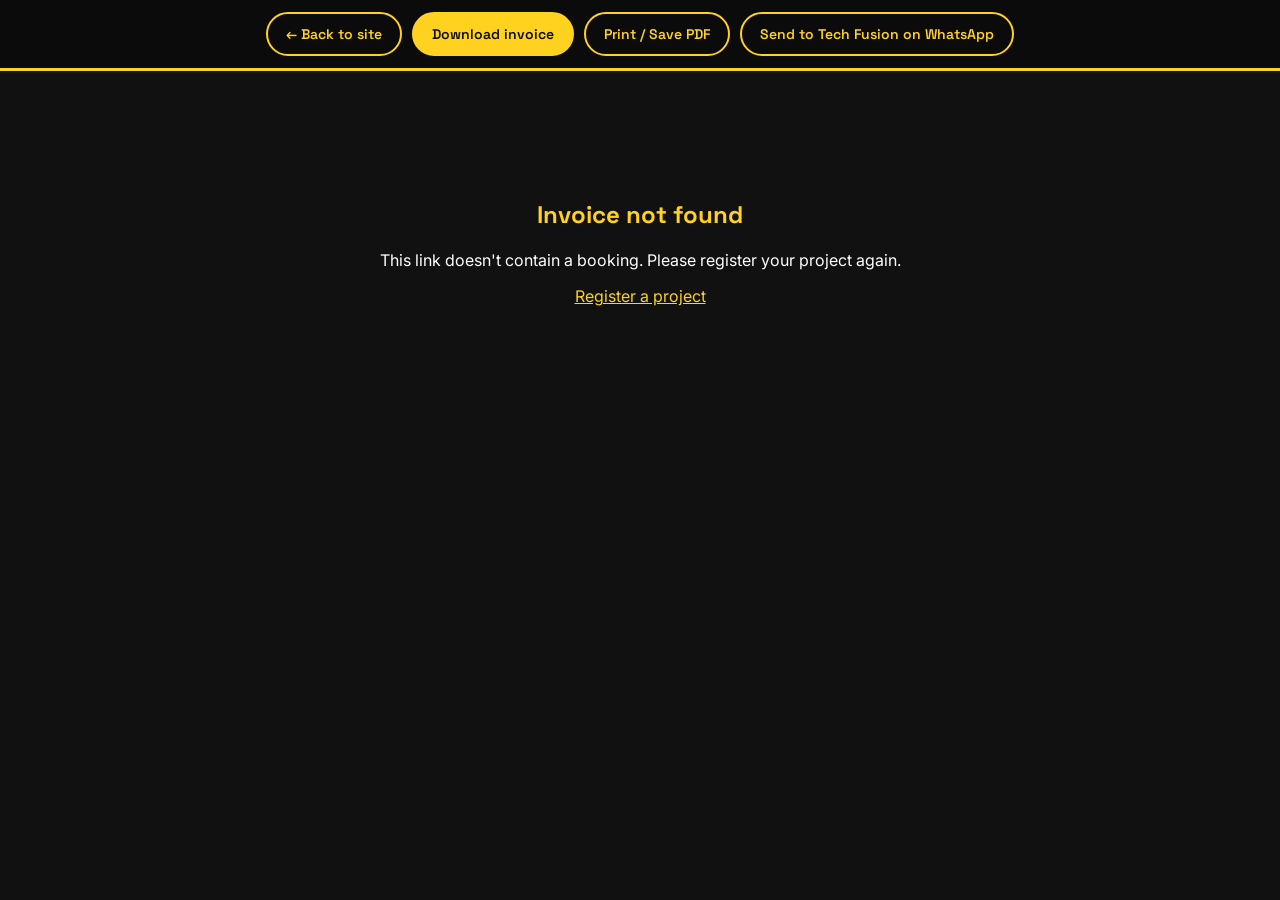
<file: invoice.html>
<!DOCTYPE html>
<html lang="en">
<head>
  <meta charset="UTF-8">
  <meta name="viewport" content="width=device-width, initial-scale=1.0">
  <meta name="robots" content="noindex">
  <title>Your Booking Invoice | Tech Fusion</title>
  <link rel="icon" href="favicon.ico">
  <link rel="preconnect" href="https://fonts.googleapis.com">
  <link rel="preconnect" href="https://fonts.gstatic.com" crossorigin>
  <link href="https://fonts.googleapis.com/css2?family=Inter:wght@400;500;600&family=Space+Grotesk:wght@500;600;700&display=swap" rel="stylesheet">
  <style>
    * { box-sizing: border-box; }
    body { margin: 0; background: #111; font-family: Inter, system-ui, sans-serif; color: #fff; }
    .bar {
      position: sticky; top: 0; z-index: 5;
      background: rgba(11,11,11,.94); backdrop-filter: blur(8px);
      border-bottom: 3px solid #ffd21f;
      padding: 12px 16px; display: flex; gap: 10px; flex-wrap: wrap; align-items: center; justify-content: center;
    }
    .bar a, .bar button {
      font: 600 14px "Space Grotesk", system-ui, sans-serif; text-decoration: none; cursor: pointer;
      padding: 11px 18px; border-radius: 999px; border: 2px solid #ffd21f; background: transparent; color: #ffd21f;
    }
    .bar .primary { background: #ffd21f; color: #0b0b0b; }
    .bar a:hover, .bar button:hover { background: #fff; border-color: #fff; color: #0b0b0b; }
    .success {
      max-width: 860px; margin: 28px auto 18px; padding: 0 16px; text-align: center;
    }
    .success .tick {
      width: 64px; height: 64px; margin: 0 auto 14px; border-radius: 50%; background: #ffd21f; color: #0b0b0b;
      display: grid; place-items: center; font-size: 34px; font-weight: 700;
      animation: pop .5s cubic-bezier(.2,1.6,.4,1) both;
    }
    .success h1 { font: 700 clamp(1.5rem, 4vw, 2.2rem) "Space Grotesk", sans-serif; margin: 0 0 6px; }
    .success p { color: #bdbdbd; margin: 0; }
    .mail-status {
      display: inline-block; margin: 14px auto 0 !important; padding: 10px 16px; border-radius: 10px;
      font-size: 14px; max-width: 640px;
    }
    .mail-status.ok { background: rgba(255,210,31,.12); border: 1px solid #ffd21f; color: #ffe27a !important; }
    .mail-status.warn { background: rgba(255,107,107,.12); border: 1px solid #ff6b6b; color: #ffb3b3 !important; }
    .wrap { padding: 0 14px 48px; }
    .missing { max-width: 560px; margin: 80px auto; text-align: center; padding: 0 16px; }
    .missing h1 { font-family: "Space Grotesk", sans-serif; color: #ffd21f; }
    .missing a { color: #ffd21f; }
    @media (max-width: 640px) {
      .bar { position: static; display: grid; grid-template-columns: 1fr 1fr; gap: 8px; }
      .bar a, .bar button { padding: 10px 8px; font-size: 13px; text-align: center; }
      .bar #whatsapp { grid-column: 1 / -1; }
    }
    @keyframes pop { from { transform: scale(0); } to { transform: scale(1); } }
    .site-fireworks { position: fixed; inset: 0; width: 100%; height: 100%; z-index: 4; pointer-events: none; }
    @media print { .bar, .success, .site-fireworks { display: none; } body { background: #fff; } .wrap { padding: 0; } }
    @media (prefers-reduced-motion: reduce) { .success .tick { animation: none; } }
  </style>
  <style id="invoice-css"></style>
</head>
<body>
  <nav class="bar" id="bar" hidden>
    <a href="index.html">← Back to site</a>
    <button type="button" id="download" class="primary">Download invoice</button>
    <button type="button" id="print">Print / Save PDF</button>
    <a id="whatsapp" target="_blank" rel="noopener">Send to Tech Fusion on WhatsApp</a>
  </nav>

  <section class="success" id="success" hidden>
    <div class="tick" aria-hidden="true">✓</div>
    <h1 id="success-title">Project registered!</h1>
    <p id="success-msg"></p>
    <p id="mail-status" class="mail-status" role="status" hidden></p>
  </section>

  <main class="wrap" id="invoice"></main>

  <section class="missing" id="missing" hidden>
    <h1>Invoice not found</h1>
    <p>This link doesn't contain a booking. Please register your project again.</p>
    <p><a href="index.html#register">Register a project</a></p>
  </section>

  <script src="fireworks.js?v=2"></script>
  <script src="invoice.js?v=8"></script>
  <script>
    (function () {
      const T = window.TFInvoice;
      let booking = null;
      try { booking = T.decode(location.hash.slice(1)); } catch (e) { booking = null; }

      if (!booking || !booking.id || !booking.projectName) {
        document.getElementById('missing').hidden = false;
        return;
      }

      document.title = `Invoice ${booking.id} | Tech Fusion`;
      document.getElementById('invoice-css').textContent = T.CSS;
      document.getElementById('invoice').innerHTML = T.renderBody(booking);
      const mail = new URLSearchParams(location.search).get('mail');
      const status = document.getElementById('mail-status');
      if (mail) {
        document.getElementById('success-msg').textContent = `Booking ID ${booking.id} · Your invoice has been downloaded.`;
        status.hidden = false;
        if (mail === 'sent') {
          status.classList.add('ok');
          status.textContent = `✉ Confirmation emailed to ${booking.email} — Tech Fusion has received your booking.`;
        } else if (mail === 'backup') {
          status.classList.add('ok');
          status.textContent = `✓ Tech Fusion has received your booking. Our confirmation email may be delayed, so please keep this invoice — we'll contact you on ${booking.phone}.`;
        } else {
          status.classList.add('warn');
          status.textContent = `We couldn't send the confirmation email right now. Please tap "Send to Tech Fusion on WhatsApp" so we receive your booking.`;
        }
      } else {
        // Opened later, e.g. from the link in the confirmation email
        document.getElementById('success-title').textContent = 'Your booking invoice';
        document.querySelector('.tick').textContent = '✉';
        document.getElementById('success-msg').textContent = `Booking ID ${booking.id} · Download or print it any time.`;
      }
      document.getElementById('success').hidden = false;
      document.getElementById('bar').hidden = false;

      document.getElementById('download').addEventListener('click', () => T.download(booking));
      document.getElementById('print').addEventListener('click', () => window.print());
      document.getElementById('whatsapp').href =
        `https://wa.me/${T.BUSINESS.whatsapp}?text=${encodeURIComponent(T.whatsappText(booking))}`;
    })();
  </script>
  <script>if (pageFireworksWanted()) startPageFireworks();</script>
</body>
</html>
</file>
<file: styles.css>
:root {
  --black: #0b0b0b;
  --black-2: #141722;
  --black-3: #1c2232;
  --black-card: #121624;
  --yellow: #ffd21f;
  --yellow-dark: #f59e0b;
  --yellow-amber: #e6b800;
  --yellow-glow: rgba(255, 210, 31, 0.28);
  --cyan: #00e5ff;
  --cyan-dark: #00b4d8;
  --cyan-glow: rgba(0, 229, 255, 0.22);
  --violet: #8b5cf6;
  --emerald: #10b981;
  --coral: #f97316;
  --white: #ffffff;
  --gray: #a6a6a6;
  --gray-light: #f4f4f1;
  --line: #222b3d;
  --radius: 14px;
  --font-head: "Space Grotesk", system-ui, sans-serif;
  --font-body: "Inter", system-ui, sans-serif;
}

* { box-sizing: border-box; margin: 0; padding: 0; }

html { scroll-behavior: smooth; scroll-padding-top: 72px; }

body {
  font-family: var(--font-body);
  background: var(--white);
  color: var(--black);
  line-height: 1.6;
  -webkit-font-smoothing: antialiased;
  overflow-x: hidden;
}

img { max-width: 100%; display: block; }
a { color: inherit; }

.container { width: 100%; max-width: 1180px; margin: 0 auto; padding: 0 20px; }
.center { text-align: center; margin-top: 36px; }
.hl { color: var(--yellow); }

h1, h2, h3, h4 { font-family: var(--font-head); line-height: 1.15; }

.eyebrow {
  font-family: var(--font-head);
  font-size: .8rem;
  font-weight: 600;
  letter-spacing: .14em;
  text-transform: uppercase;
  color: var(--yellow-dark);
  margin-bottom: 12px;
}
.section-dark .eyebrow, .hero .eyebrow, .section-prototype .eyebrow { color: var(--yellow); }

/* Buttons with 3D tactile feel */
.btn {
  display: inline-flex;
  align-items: center;
  justify-content: center;
  gap: 8px;
  padding: 14px 26px;
  border-radius: 999px;
  font-family: var(--font-head);
  font-weight: 600;
  font-size: 1rem;
  text-decoration: none;
  border: 2px solid transparent;
  cursor: pointer;
  position: relative;
  transition: transform .15s ease, box-shadow .15s ease, background .15s, color .15s, border-color .15s;
}
.btn-sm { padding: 9px 18px; font-size: .9rem; }
.btn-block { width: 100%; }

.btn-yellow {
  background: var(--yellow);
  color: var(--black);
  box-shadow: 0 4px 0 #c49a00, 0 8px 18px rgba(0,0,0,.15);
}
.btn-yellow:hover {
  background: var(--white);
  color: var(--black);
  transform: translateY(-2px);
  box-shadow: 0 6px 0 #d1d5db, 0 12px 24px rgba(0,0,0,.2);
}
.btn-yellow:active {
  transform: translateY(2px);
  box-shadow: 0 2px 0 #c49a00, 0 4px 10px rgba(0,0,0,.15);
}

.btn-outline {
  border-color: var(--yellow);
  color: var(--yellow);
  background: rgba(255, 210, 31, 0.04);
  box-shadow: 0 4px 0 rgba(255, 210, 31, 0.2);
}
.btn-outline:hover {
  background: var(--yellow);
  color: var(--black);
  transform: translateY(-2px);
  box-shadow: 0 6px 0 #c49a00, 0 12px 24px rgba(255, 210, 31, 0.25);
}
.btn-outline:active {
  transform: translateY(2px);
  box-shadow: 0 2px 0 #c49a00;
}

.btn-outline-dark {
  border-color: var(--black);
  color: var(--black);
  box-shadow: 0 4px 0 var(--black);
}
.btn-outline-dark:hover {
  background: var(--black);
  color: var(--yellow);
  transform: translateY(-2px);
  box-shadow: 0 6px 0 #222;
}
.btn-outline-dark:active {
  transform: translateY(2px);
  box-shadow: 0 2px 0 #000;
}

/* Logo */
.logo { display: inline-flex; flex-direction: column; justify-content: center; min-height: 44px; text-decoration: none; line-height: 1; color: var(--white); }
.logo-small { font-family: var(--font-head); font-weight: 600; font-size: .78rem; color: var(--yellow); letter-spacing: .05em; }
.logo-big { font-family: var(--font-head); font-weight: 700; font-size: 1.45rem; letter-spacing: .04em; }
.logo-o {
  display: inline-block;
  color: var(--black);
  background: var(--yellow);
  border-radius: 50%;
  width: 1.05em;
  height: 1.05em;
  line-height: 1.05em;
  text-align: center;
  font-size: .9em;
  margin: 0 1px;
}

/* Nav */
.nav {
  position: sticky;
  top: 0;
  z-index: 50;
  background: rgba(11, 11, 11, .92);
  backdrop-filter: blur(12px);
  border-bottom: 1px solid var(--line);
}
.nav-inner { display: flex; align-items: center; justify-content: space-between; height: 68px; }
.nav-status {
  display: inline-flex;
  align-items: center;
  gap: 8px;
  background: rgba(16, 185, 129, 0.12);
  border: 1px solid rgba(16, 185, 129, 0.35);
  padding: 5px 12px;
  border-radius: 999px;
  font-size: .8rem;
  font-weight: 600;
  color: #34d399;
}
.nav-status-dot {
  width: 8px;
  height: 8px;
  border-radius: 50%;
  background: #10b981;
  box-shadow: 0 0 10px #10b981;
  animation: pulse-dot 2s infinite;
}
@keyframes pulse-dot {
  0%, 100% { opacity: 1; transform: scale(1); }
  50% { opacity: .4; transform: scale(.85); }
}

.nav-links { display: flex; align-items: center; gap: 28px; }
.nav-links a:not(.btn) {
  color: #ddd;
  text-decoration: none;
  font-weight: 500;
  font-size: .95rem;
  padding: 10px 0;
  transition: color .15s;
}
.nav-links a:not(.btn):hover { color: var(--yellow); }
.nav-toggle { display: none; background: none; border: 0; cursor: pointer; padding: 8px; }
.nav-toggle span { display: block; width: 24px; height: 2px; background: var(--yellow); margin: 5px 0; transition: .2s; }

/* Hero */
.hero {
  position: relative;
  background: var(--black);
  color: var(--white);
  min-height: 88vh;
  display: flex;
  align-items: center;
  overflow: hidden;
}
.hero-canvas {
  position: absolute;
  inset: 0;
  width: 100%;
  height: 100%;
  z-index: 1;
  pointer-events: none;
  opacity: .85;
}
.hero-bg {
  position: absolute;
  inset: 0;
  background-size: cover;
  background-position: center;
  opacity: .32;
  filter: grayscale(.4);
}
.hero::after {
  content: "";
  position: absolute;
  inset: 0;
  background: radial-gradient(circle at 75% 35%, rgba(0, 229, 255, 0.07) 0%, transparent 60%),
              linear-gradient(100deg, var(--black) 25%, rgba(11,11,11,.65) 70%, rgba(11,11,11,.25));
  z-index: 1;
  pointer-events: none;
}
.hero-content {
  position: relative;
  z-index: 2;
  padding-top: 80px;
  padding-bottom: 80px;
  width: 100%;
}
.hero-grid {
  display: grid;
  grid-template-columns: 1.15fr 0.85fr;
  gap: 48px;
  align-items: center;
}
.hero-main {
  max-width: 680px;
}
.hero-status-pill {
  display: inline-flex;
  align-items: center;
  gap: 10px;
  background: rgba(255, 210, 31, 0.1);
  border: 1px solid rgba(255, 210, 31, 0.35);
  padding: 6px 14px;
  border-radius: 999px;
  font-size: .84rem;
  font-weight: 600;
  color: var(--yellow);
  margin-bottom: 16px;
  backdrop-filter: blur(8px);
}
.status-pulse {
  width: 8px;
  height: 8px;
  border-radius: 50%;
  background: var(--yellow);
  box-shadow: 0 0 10px var(--yellow);
  animation: pulse-dot 1.8s infinite;
}

.hero h1 {
  font-size: clamp(2.6rem, 5.5vw, 4.4rem);
  font-weight: 700;
  max-width: 800px;
  margin-bottom: 22px;
  color: var(--white);
}
.lead {
  font-size: clamp(1.05rem, 2vw, 1.25rem);
  color: #d6d6d6;
  max-width: 640px;
  margin-bottom: 34px;
}
.hero-cta { display: flex; flex-wrap: wrap; gap: 14px; margin-bottom: 54px; }
.hero-badges { list-style: none; display: flex; flex-wrap: wrap; gap: 14px; }
.hero-badges li {
  border-left: 3px solid var(--yellow);
  padding: 6px 18px 6px 14px;
  color: var(--gray);
  font-size: .9rem;
  background: rgba(255,255,255,.05);
  border-radius: 0 8px 8px 0;
  backdrop-filter: blur(6px);
  transition: transform .2s, background .2s;
}
.hero-badges li:hover {
  transform: translateY(-2px);
  background: rgba(255,255,255,.09);
}
.hero-badges strong { display: block; color: var(--white); font-family: var(--font-head); font-size: 1.1rem; }

/* Hero 3D Card */
.hero-visual {
  perspective: 1000px;
  display: flex;
  justify-content: center;
}
.hero-3d-card {
  position: relative;
  width: 100%;
  max-width: 440px;
  border-radius: 20px;
  padding: 10px;
  background: linear-gradient(135deg, rgba(255,210,31,.25), rgba(0,229,255,.2), rgba(255,255,255,.06));
  box-shadow: 0 25px 50px -12px rgba(0,0,0,.7), 0 0 30px rgba(255,210,31,.12);
  transform-style: preserve-3d;
  transition: transform .25s cubic-bezier(0.2,0.8,0.2,1);
  will-change: transform;
}
.hero-card-glow {
  position: absolute;
  inset: -8px;
  border-radius: 24px;
  background: radial-gradient(circle, rgba(255,210,31,.2), transparent 70%);
  filter: blur(18px);
  z-index: -1;
  pointer-events: none;
}
.hero-card-frame {
  position: relative;
  border-radius: 14px;
  overflow: hidden;
  background: var(--black-2);
  border: 1px solid rgba(255,255,255,.12);
}
.hero-render-img {
  width: 100%;
  height: 380px;
  object-fit: cover;
  display: block;
  transition: transform .4s ease;
}
.hero-3d-card:hover .hero-render-img {
  transform: scale(1.04);
}
.hero-card-overlay {
  position: absolute;
  inset: 0;
  display: flex;
  flex-direction: column;
  justify-content: space-between;
  padding: 16px;
  pointer-events: none;
  background: linear-gradient(to bottom, rgba(11,11,11,.6) 0%, transparent 40%, rgba(11,11,11,.85) 100%);
}
.hero-card-tag {
  background: rgba(11, 13, 19, 0.88);
  backdrop-filter: blur(12px);
  border: 1px solid rgba(255, 255, 255, 0.15);
  border-radius: 10px;
  padding: 8px 12px;
  color: var(--white);
  font-size: .82rem;
  box-shadow: 0 8px 20px rgba(0,0,0,.4);
  transform: translateZ(28px);
}
.hero-card-tag-top {
  display: inline-flex;
  align-items: center;
  gap: 8px;
  align-self: flex-start;
  font-weight: 600;
  border-left: 3px solid var(--yellow);
}
.tag-icon { font-size: 1rem; }
.hero-card-tag-bottom {
  align-self: stretch;
  display: flex;
  flex-direction: column;
  gap: 2px;
  border-left: 3px solid var(--cyan);
}
.hero-card-tag-bottom strong {
  font-size: .9rem;
  color: var(--white);
}
.tag-sub {
  font-size: .78rem;
  color: var(--gray);
}

/* Strip */
.strip { background: var(--yellow); overflow: hidden; padding: 14px 0; border-block: 3px solid var(--black); }
.strip-track { display: flex; gap: 40px; width: max-content; animation: scroll 40s linear infinite; }
.strip-track span {
  font-family: var(--font-head);
  font-weight: 700;
  font-size: 1.05rem;
  text-transform: uppercase;
  letter-spacing: .06em;
  white-space: nowrap;
}
.strip-track span::after { content: "✦"; margin-left: 40px; }
@keyframes scroll { to { transform: translateX(-50%); } }

/* Sections */
.section { padding: 96px 0; }
.section-dark { background: var(--black); color: var(--white); }
.section-yellow { background: var(--yellow); }
.section-alt { background: var(--gray-light); }
.section-alt .steps p { color: #444; }

.section-head { max-width: 700px; margin-bottom: 52px; }
.section-head h2, .split-text h2, .contact-info h2 { font-size: clamp(2rem, 4.5vw, 3rem); margin-bottom: 14px; }
.section-head p { color: #555; font-size: 1.05rem; }
.section-dark .section-head p { color: var(--gray); }
.section:not(.section-dark):not(.section-prototype) .hl { color: var(--black); background: linear-gradient(transparent 60%, var(--yellow) 60%); }

/* Service cards with 3D depth, rich domain colors, and tactile micro-pills */
#services {
  position: relative;
  background: radial-gradient(circle at 10% 20%, rgba(255, 210, 31, 0.05) 0%, transparent 45%),
              radial-gradient(circle at 90% 80%, rgba(0, 229, 255, 0.05) 0%, transparent 45%),
              #ffffff;
}

.cards { display: grid; grid-template-columns: repeat(3, 1fr); gap: 26px; }

.card {
  --card-accent: var(--yellow-dark);
  --card-glow: rgba(245, 158, 11, 0.2);
  --card-stroke: var(--yellow);
  position: relative;
  background: #ffffff;
  border: 1.5px solid rgba(11, 11, 11, 0.08);
  border-top: 4px solid var(--card-accent);
  border-radius: var(--radius);
  padding: 30px 24px;
  display: flex;
  flex-direction: column;
  transform-style: preserve-3d;
  box-shadow: 0 4px 16px -2px rgba(0, 0, 0, 0.04), 0 4px 0 rgba(11, 11, 11, 0.06);
  transition: transform .25s cubic-bezier(0.2, 0.8, 0.2, 1), border-color .2s, box-shadow .25s, background .2s;
}

.card:hover {
  transform: translateY(-8px) scale3d(1.015, 1.015, 1.015);
  border-color: rgba(11, 11, 11, 0.2);
  border-top-color: var(--card-accent);
  box-shadow: 0 20px 38px -8px var(--card-glow), 0 5px 0 var(--card-accent);
}

/* Individual domain color signatures */
.card-electronics {
  --card-accent: #f59e0b;
  --card-glow: rgba(245, 158, 11, 0.22);
  --card-stroke: #f59e0b;
}

.card-iot {
  --card-accent: #06b6d4;
  --card-glow: rgba(6, 182, 212, 0.22);
  --card-stroke: #06b6d4;
}

.card-software {
  --card-accent: #3b82f6;
  --card-glow: rgba(59, 130, 246, 0.22);
  --card-stroke: #3b82f6;
}

.card-ml {
  --card-accent: #8b5cf6;
  --card-glow: rgba(139, 92, 246, 0.22);
  --card-stroke: #8b5cf6;
}

.card-industry {
  --card-accent: #10b981;
  --card-glow: rgba(16, 185, 129, 0.22);
  --card-stroke: #10b981;
}

.card-degree {
  --card-accent: #ffd21f;
  --card-glow: rgba(255, 210, 31, 0.25);
  --card-stroke: #ffd21f;
}

.card-training {
  --card-accent: #f97316;
  --card-glow: rgba(249, 115, 22, 0.22);
  --card-stroke: #f97316;
}

.card-stem {
  --card-accent: #ec4899;
  --card-glow: rgba(236, 72, 153, 0.22);
  --card-stroke: #ec4899;
}

/* Featured Generative AI Card */
.card-featured {
  --card-accent: var(--yellow);
  --card-glow: rgba(255, 210, 31, 0.35);
  --card-stroke: var(--black);
  background: var(--black);
  color: var(--white);
  border: 1.5px solid rgba(255, 210, 31, 0.45);
  border-top: 4px solid var(--yellow);
  box-shadow: 0 10px 30px -5px rgba(0, 0, 0, 0.5), 0 4px 0 rgba(255, 210, 31, 0.3);
}

.card-featured p { color: #b8c0cc; }

.card-featured:hover {
  background: var(--black-2);
  border-color: var(--yellow);
  box-shadow: 0 22px 45px -8px rgba(255, 210, 31, 0.3), 0 5px 0 var(--yellow);
}

.card-genai .tag {
  background: linear-gradient(135deg, var(--yellow) 0%, #f59e0b 100%);
  color: var(--black);
  box-shadow: 0 4px 12px rgba(255, 210, 31, 0.4);
}

/* 3D Icon Pedestal */
.card-icon {
  width: 54px;
  height: 54px;
  border-radius: 14px;
  background: linear-gradient(135deg, #181d2a 0%, #0d1017 100%);
  display: grid;
  place-items: center;
  box-shadow: 0 8px 16px -4px var(--card-glow), inset 0 1px 1px rgba(255, 255, 255, 0.18), 0 2px 0 rgba(0, 0, 0, 0.4);
  transform: translateZ(16px);
  transition: transform .25s ease, box-shadow .25s ease;
}

.card:hover .card-icon {
  transform: translateZ(26px) scale(1.08);
  box-shadow: 0 12px 22px -3px var(--card-glow), inset 0 1px 1px rgba(255, 255, 255, 0.35);
}

.card-icon svg {
  width: 26px;
  height: 26px;
  fill: none;
  stroke: var(--card-stroke);
  stroke-width: 1.9;
  stroke-linecap: round;
  stroke-linejoin: round;
  filter: drop-shadow(0 0 4px var(--card-glow));
}

.card-featured .card-icon {
  background: linear-gradient(135deg, var(--yellow) 0%, #f59e0b 100%);
  box-shadow: 0 8px 20px -2px rgba(255, 210, 31, 0.45), inset 0 1px 1px rgba(255, 255, 255, 0.6);
}

.card-featured .card-icon svg {
  stroke: var(--black);
  filter: none;
}

/* Card Typography & Layout */
.card h3 {
  font-size: 1.25rem;
  margin: 18px 0 8px;
  transform: translateZ(12px);
  color: inherit;
  font-weight: 700;
  letter-spacing: -0.01em;
}

.card p {
  color: #555e6c;
  font-size: .95rem;
  line-height: 1.55;
  transform: translateZ(8px);
  flex-grow: 1;
}

/* Micro-pills inside cards */
.card-pills {
  display: flex;
  flex-wrap: wrap;
  gap: 6px;
  margin-top: 18px;
  padding-top: 14px;
  border-top: 1px solid rgba(0, 0, 0, 0.06);
  transform: translateZ(6px);
}

.card-featured .card-pills {
  border-top-color: rgba(255, 255, 255, 0.1);
}

.card-pills span {
  font-size: .78rem;
  font-weight: 500;
  padding: 3px 9px;
  border-radius: 999px;
  background: rgba(0, 0, 0, 0.04);
  color: #4b5563;
  border: 1px solid rgba(0, 0, 0, 0.05);
  transition: background .15s, color .15s, border-color .15s;
}

.card-featured .card-pills span {
  background: rgba(255, 255, 255, 0.06);
  color: #d1d5db;
  border-color: rgba(255, 255, 255, 0.1);
}

.card:hover .card-pills span {
  border-color: var(--card-accent);
  color: inherit;
}

/* Action cue at card bottom */
.card-action {
  display: inline-flex;
  align-items: center;
  gap: 6px;
  font-family: var(--font-head);
  font-size: .84rem;
  font-weight: 700;
  color: var(--card-accent);
  margin-top: 6px;
  min-height: 44px;
  padding-right: 8px;
  text-decoration: none;
  border-radius: 8px;
  transform: translateZ(10px);
  opacity: .85;
  transition: opacity .15s, transform .15s;
}

.card:hover .card-action {
  opacity: 1;
  transform: translateZ(14px) translateX(3px);
}

.card-action:hover, .card-action:focus-visible { opacity: 1; text-decoration: underline; text-underline-offset: 4px; }
.card-action:focus-visible { outline: 2px solid var(--card-accent); outline-offset: 2px; }

.card-action svg {
  width: 15px;
  height: 15px;
  fill: none;
  stroke: currentColor;
  stroke-width: 2.2;
  stroke-linecap: round;
  stroke-linejoin: round;
}

.tag {
  position: absolute;
  top: 20px;
  right: 20px;
  background: var(--yellow);
  color: var(--black);
  font-size: .78rem;
  font-weight: 700;
  padding: 3px 10px;
  border-radius: 999px;
  text-transform: uppercase;
  letter-spacing: .08em;
  transform: translateZ(20px);
}

/* Tech stack */
.stack-grid { display: grid; grid-template-columns: repeat(3, 1fr); gap: 20px; }
.stack-group {
  background: var(--black-2);
  border: 1px solid var(--line);
  border-radius: var(--radius);
  padding: 26px;
  transform-style: preserve-3d;
  transition: transform .25s cubic-bezier(0.2,0.8,0.2,1), border-color .2s, box-shadow .25s;
}
.stack-group:hover {
  transform: translateY(-4px);
  border-color: rgba(255, 210, 31, 0.4);
  box-shadow: 0 14px 28px rgba(0,0,0,.35);
}
.stack-group h3 { font-size: 1.1rem; color: var(--yellow); margin-bottom: 16px; transform: translateZ(10px); }
.chips { list-style: none; display: flex; flex-wrap: wrap; gap: 8px; transform: translateZ(6px); }
.chips li {
  font-size: .85rem;
  padding: 6px 12px;
  border-radius: 999px;
  border: 1px solid #3a3a3a;
  color: #e5e5e5;
  transition: background .15s, color .15s, border-color .15s, transform .15s;
}
.chips li:hover {
  background: var(--yellow);
  color: var(--black);
  border-color: var(--yellow);
  transform: translateY(-2px);
}

/* Steps */
.steps { list-style: none; display: grid; grid-template-columns: repeat(5, 1fr); gap: 16px; counter-reset: s; }
.steps li {
  border-top: 4px solid var(--black);
  padding-top: 20px;
  transition: transform .2s ease;
}
.steps li:hover {
  transform: translateY(-4px);
}
.step-num {
  display: inline-block;
  font-family: var(--font-head);
  font-weight: 700;
  background: var(--yellow);
  color: var(--black);
  padding: 2px 10px;
  border-radius: 6px;
  margin-bottom: 14px;
  box-shadow: 0 3px 8px rgba(0,0,0,.1);
}
.steps h3 { font-size: 1.2rem; margin-bottom: 6px; }
.steps p { color: #555; font-size: .95rem; }

/* 3D Hardware & AI Prototyping Showcase Section */
.section-prototype {
  background: radial-gradient(circle at 85% 20%, rgba(0, 229, 255, 0.08) 0%, transparent 50%),
              radial-gradient(circle at 15% 80%, rgba(255, 210, 31, 0.08) 0%, transparent 50%),
              var(--black);
  color: var(--white);
  position: relative;
  overflow: hidden;
}
.section-head-center {
  text-align: center;
  margin-left: auto;
  margin-right: auto;
}
.prototype-showcase {
  margin-top: 30px;
}
.prototype-card {
  display: grid;
  grid-template-columns: 0.95fr 1.05fr;
  gap: 40px;
  background: var(--black-2);
  border: 1px solid var(--line);
  border-radius: 20px;
  padding: 36px;
  box-shadow: 0 20px 50px rgba(0,0,0,.5), 0 0 30px rgba(0, 229, 255, 0.06);
  transform-style: preserve-3d;
  transition: transform .25s cubic-bezier(0.2,0.8,0.2,1), box-shadow .25s ease;
}
.prototype-card:hover {
  box-shadow: 0 25px 60px rgba(0,0,0,.6), 0 0 40px rgba(255, 210, 31, 0.1);
}
.prototype-visual {
  position: relative;
  border-radius: 16px;
  overflow: hidden;
  border: 1px solid rgba(255,255,255,.1);
  background: #090c12;
  display: flex;
  align-items: center;
  justify-content: center;
}
.prototype-glow {
  position: absolute;
  inset: 0;
  background: radial-gradient(circle at center, rgba(0, 229, 255, 0.15) 0%, transparent 70%);
  pointer-events: none;
}
.prototype-img {
  width: 100%;
  height: 100%;
  min-height: 380px;
  object-fit: cover;
  display: block;
  transition: transform .5s ease;
}
.prototype-card:hover .prototype-img {
  transform: scale(1.04);
}
.prototype-float-badge {
  position: absolute;
  display: inline-flex;
  align-items: center;
  gap: 8px;
  padding: 8px 14px;
  background: rgba(11, 13, 19, 0.88);
  backdrop-filter: blur(12px);
  border: 1px solid rgba(255, 255, 255, 0.15);
  border-radius: 999px;
  font-size: .82rem;
  font-weight: 600;
  color: var(--white);
  box-shadow: 0 10px 25px rgba(0,0,0,.4);
  transform: translateZ(25px);
}
.prototype-badge-1 { top: 20px; left: 20px; border-left: 3px solid var(--yellow); }
.prototype-badge-2 { bottom: 20px; right: 20px; border-left: 3px solid var(--cyan); }
.badge-dot {
  width: 8px;
  height: 8px;
  border-radius: 50%;
  background: var(--yellow);
  box-shadow: 0 0 8px var(--yellow);
}
.badge-dot.cyan, .cyan {
  background: var(--cyan);
  box-shadow: 0 0 8px var(--cyan);
}
.prototype-content {
  display: flex;
  flex-direction: column;
  justify-content: center;
}
.prototype-kicker {
  display: inline-block;
  font-family: var(--font-head);
  font-size: .8rem;
  font-weight: 700;
  letter-spacing: .12em;
  text-transform: uppercase;
  color: var(--cyan);
  margin-bottom: 8px;
}
.prototype-header h3 {
  font-size: clamp(1.4rem, 2.5vw, 1.9rem);
  margin-bottom: 12px;
}
.prototype-header p {
  color: var(--gray);
  font-size: .98rem;
  margin-bottom: 24px;
}
.prototype-features {
  display: grid;
  grid-template-columns: 1fr 1fr;
  gap: 16px;
  margin-bottom: 28px;
}
.feat-card {
  display: flex;
  align-items: flex-start;
  gap: 12px;
  background: rgba(255,255,255,.03);
  border: 1px solid rgba(255,255,255,.07);
  padding: 14px;
  border-radius: 12px;
  transition: transform .2s, background .2s, border-color .2s;
}
.feat-card:hover {
  transform: translateY(-2px);
  background: rgba(255,255,255,.06);
  border-color: rgba(255,210,31,.3);
}
.feat-icon {
  font-size: 1.3rem;
  line-height: 1;
  padding: 6px;
  background: rgba(255,255,255,.05);
  border-radius: 8px;
}
.feat-text h4 {
  font-size: .95rem;
  font-family: var(--font-head);
  color: var(--white);
  margin-bottom: 4px;
}
.feat-text p {
  font-size: .84rem;
  color: var(--gray);
  line-height: 1.4;
}
.prototype-cta-row {
  display: flex;
  flex-wrap: wrap;
  gap: 14px;
}

/* Split (Training) */
.split { display: grid; grid-template-columns: 1.1fr 1fr; gap: 60px; align-items: center; }
.split-text p { color: var(--gray); margin-bottom: 22px; font-size: 1.05rem; }
.ticks { list-style: none; margin-bottom: 32px; }
.ticks li { padding-left: 32px; position: relative; margin-bottom: 12px; }
.ticks li::before {
  content: "✓";
  position: absolute;
  left: 0;
  top: 1px;
  width: 22px;
  height: 22px;
  border-radius: 50%;
  background: var(--yellow);
  color: var(--black);
  font-size: .8rem;
  font-weight: 700;
  display: grid;
  place-items: center;
  box-shadow: 0 2px 6px rgba(0,0,0,.2);
}
.ticks em { color: var(--yellow); font-style: normal; }
.split-media { display: grid; grid-template-columns: 1fr 1fr; gap: 14px; }
.split-media img { border-radius: var(--radius); aspect-ratio: 9 / 14; object-fit: cover; width: 100%; border: 2px solid var(--line); transition: transform .3s; }
.split-media img:hover { transform: scale(1.03); }
.split-media img:nth-child(2) { margin-top: 48px; }

/* Gallery */
.gallery { display: grid; grid-template-columns: repeat(4, 1fr); grid-auto-rows: 220px; grid-auto-flow: dense; gap: 12px; }
.gallery .g-tall { grid-row: span 2; }
/* 3-column gallery (tablets): one extra wide photo so the rows come out even */
@media (max-width: 980px) {
  .gallery .g-wide-3col { grid-column: span 2; }
}
@media (max-width: 760px) {
  .gallery .g-wide-3col { grid-column: auto; }
}
.gallery figure { overflow: hidden; border-radius: 10px; cursor: zoom-in; background: var(--black); position: relative; }
.gallery .g-wide { grid-column: span 2; }
.gallery img { width: 100%; height: 100%; object-fit: cover; transition: transform .4s, opacity .3s; }
.gallery figure:hover img { transform: scale(1.06); opacity: .88; }

/* Review */
.review { text-align: center; max-width: 820px; }
.stars { font-size: 1.8rem; letter-spacing: 6px; margin-bottom: 16px; }
.review blockquote { font-family: var(--font-head); font-size: clamp(1.25rem, 3vw, 1.8rem); font-weight: 500; line-height: 1.4; margin-bottom: 18px; }
.review-by { font-weight: 600; }

/* Contact */
.contact { display: grid; grid-template-columns: 1fr 1fr; gap: 60px; align-items: start; margin-bottom: 50px; }
.contact-list { list-style: none; margin: 28px 0 32px; }
.contact-list li { padding: 16px 0; border-bottom: 1px solid var(--line); color: #ddd; }
.contact-list a { color: var(--white); text-decoration: none; font-weight: 600; }
.contact-list a:hover { color: var(--yellow); }
.ci-label { display: block; font-size: .75rem; text-transform: uppercase; letter-spacing: .12em; color: var(--yellow); margin-bottom: 4px; font-weight: 600; }

.enquiry {
  background: var(--yellow);
  color: var(--black);
  border-radius: var(--radius);
  padding: 34px;
  box-shadow: 0 10px 30px rgba(0,0,0,.35);
}
.enquiry h3 { font-size: 1.6rem; }
.form-note { font-size: .9rem; margin-bottom: 20px; }
.enquiry label { display: block; font-weight: 600; font-size: .9rem; margin-bottom: 16px; }
.enquiry input, .enquiry select, .enquiry textarea {
  display: block;
  width: 100%;
  margin-top: 6px;
  padding: 12px 14px;
  border: 2px solid var(--black);
  border-radius: 10px;
  background: var(--white);
  font: inherit;
  font-size: 1rem;
  font-weight: 400;
}
.enquiry input:focus, .enquiry select:focus, .enquiry textarea:focus { outline: 3px solid var(--black); outline-offset: 1px; }
.enquiry .btn-yellow { background: var(--black); color: var(--yellow); box-shadow: 0 4px 0 #222; }
.enquiry .btn-yellow:hover { background: var(--black-3); }

.map { border-radius: var(--radius); overflow: hidden; border: 2px solid var(--line); height: 340px; box-shadow: 0 10px 30px rgba(0,0,0,.3); }
.map iframe { width: 100%; height: 100%; border: 0; filter: grayscale(.5) contrast(1.1); }

/* Projects */
.filters { display: flex; flex-wrap: wrap; gap: 10px; margin-bottom: 30px; }
.filter {
  font-family: var(--font-head);
  font-weight: 600;
  font-size: .92rem;
  padding: 10px 18px;
  border-radius: 999px;
  border: 2px solid var(--black);
  background: var(--white);
  cursor: pointer;
  transition: background .15s, color .15s, transform .15s, box-shadow .15s;
}
.filter:hover { background: var(--yellow); transform: translateY(-2px); }
.filter.active { background: var(--black); color: var(--yellow); box-shadow: 0 4px 0 var(--yellow-dark); }

.projects { display: grid; grid-template-columns: repeat(3, 1fr); gap: 20px; }
.project {
  display: flex;
  flex-direction: column;
  background: var(--white);
  border: 2px solid var(--black);
  border-radius: var(--radius);
  padding: 24px;
  box-shadow: 5px 5px 0 var(--black);
  transform-style: preserve-3d;
  transition: transform .2s cubic-bezier(0.2,0.8,0.2,1), box-shadow .2s ease, border-color .2s;
}
.project[hidden] { display: none; }
.project:hover {
  transform: translateY(-5px);
  box-shadow: 8px 8px 0 var(--yellow-dark), 0 16px 30px rgba(0,0,0,.08);
}
.project[data-cat*="iot"] { border-top: 4px solid var(--cyan-dark); }
.project[data-cat*="ai"]:not([data-cat*="iot"]) { border-top: 4px solid var(--violet); }
.project[data-cat*="genai"] { border-top: 4px solid var(--coral); }
.project[data-cat*="data"] { border-top: 4px solid #4f46e5; }
.project[data-cat*="web"]:not([data-cat*="ai"]):not([data-cat*="iot"]):not([data-cat*="genai"]) { border-top: 4px solid var(--yellow); }

.project-top { display: flex; justify-content: space-between; align-items: center; gap: 8px; margin-bottom: 14px; }
.project-cat {
  font-size: .75rem;
  font-weight: 700;
  text-transform: uppercase;
  letter-spacing: .08em;
  color: var(--black);
  background: var(--yellow);
  padding: 4px 10px;
  border-radius: 6px;
}
.project-badge {
  font-size: .75rem;
  font-weight: 600;
  color: var(--yellow);
  background: var(--black);
  padding: 4px 10px;
  border-radius: 999px;
  white-space: nowrap;
}
.project h3 { font-size: 1.2rem; margin-bottom: 8px; }
.project p { color: #555; font-size: .95rem; margin-bottom: 16px; flex: 1; }
.project-tech { list-style: none; display: flex; flex-wrap: wrap; gap: 6px; }
.project-tech li {
  font-size: .78rem;
  padding: 3px 9px;
  border-radius: 6px;
  background: var(--gray-light);
  border: 1px solid #ddd;
}
.projects-empty { text-align: center; color: #555; padding: 30px 0; }

/* Register form */
.register {
  background: var(--black-2);
  border: 1px solid var(--line);
  border-top: 5px solid var(--yellow);
  border-radius: var(--radius);
  padding: 34px;
  box-shadow: 0 15px 40px rgba(0,0,0,.45);
}
.register fieldset { border: 0; min-width: 0; }
.register legend { font-family: var(--font-head); font-weight: 600; color: var(--yellow); margin-bottom: 12px; font-size: .95rem; }
.reg-who { display: flex; flex-wrap: wrap; gap: 10px; margin-bottom: 26px; }
.reg-who legend { width: 100%; }
.pill {
  display: inline-flex;
  align-items: center;
  gap: 8px;
  padding: 10px 18px;
  border: 2px solid #3a3a3a;
  border-radius: 999px;
  cursor: pointer;
  font-weight: 500;
  transition: border-color .15s, background .15s, color .15s, transform .15s;
}
.pill:hover { border-color: var(--yellow); transform: translateY(-1px); }
.pill:has(input:checked) { background: var(--yellow); border-color: var(--yellow); color: var(--black); }
.pill input { accent-color: var(--black); }

.reg-grid { display: grid; grid-template-columns: 1fr 1fr; gap: 26px; }
.reg-block h3 { font-size: 1.15rem; margin-bottom: 16px; display: flex; align-items: center; gap: 10px; }
.reg-block h3 span {
  display: grid;
  place-items: center;
  width: 28px;
  height: 28px;
  border-radius: 50%;
  background: var(--yellow);
  color: var(--black);
  font-size: .9rem;
}
.reg-row { display: grid; grid-template-columns: 1fr 1fr; gap: 14px; }
.register label:not(.pill):not(.check) { display: block; font-size: .88rem; font-weight: 600; color: #e5e5e5; margin-bottom: 16px; }
.register input:not([type="radio"]):not([type="checkbox"]), .register select, .register textarea {
  display: block;
  width: 100%;
  margin-top: 6px;
  padding: 12px 14px;
  background: var(--black);
  color: var(--white);
  border: 2px solid #333;
  border-radius: 10px;
  font: inherit;
  font-size: 1rem;
  font-weight: 400;
  color-scheme: dark;
  transition: border-color .15s;
}
.register input:focus, .register select:focus, .register textarea:focus { outline: none; border-color: var(--yellow); }
.register [aria-invalid="true"] { border-color: #ff6b6b !important; }
.register ::placeholder { color: #777; }
.reg-full { position: relative; }
.char-count { position: absolute; right: 12px; bottom: 10px; font-size: .75rem; color: #888; font-weight: 400; }
.reg-type { display: flex; flex-wrap: wrap; gap: 10px; margin-bottom: 18px; }
.reg-type legend { width: 100%; font-family: var(--font-body); font-size: .88rem; color: #e5e5e5; margin-bottom: 8px; }
.reg-type[aria-invalid="true"] .pill { border-color: #ff6b6b; }
.reg-agree { margin-top: 6px; }
.check { display: inline-flex; align-items: flex-start; gap: 10px; padding: 10px 0; cursor: pointer; color: #ddd; font-size: .95rem; }
.check input { width: 18px; height: 18px; margin-top: 2px; accent-color: var(--yellow); flex-shrink: 0; }
.reg-agree { margin-bottom: 20px; }
.form-error {
  background: rgba(255, 107, 107, .12);
  border: 1px solid #ff6b6b;
  color: #ffb3b3;
  padding: 12px 16px;
  border-radius: 10px;
  margin-bottom: 18px;
}
.reg-submit { min-width: 240px; }

/* Footer */
.footer { background: var(--black); color: var(--gray); border-top: 4px solid var(--yellow); padding: 40px 0; }
.footer-inner { display: flex; flex-wrap: wrap; justify-content: space-between; align-items: center; gap: 16px; font-size: .9rem; }
.copy { width: 100%; text-align: center; padding-top: 16px; border-top: 1px solid var(--line); font-size: .82rem; }

/* WhatsApp floating */
.wa-float {
  position: fixed;
  right: 20px;
  bottom: 20px;
  z-index: 60;
  width: 58px;
  height: 58px;
  border-radius: 50%;
  background: var(--yellow);
  display: grid;
  place-items: center;
  box-shadow: 0 6px 20px rgba(0,0,0,.35);
  border: 3px solid var(--black);
  transition: transform .2s, opacity .2s;
}
.wa-float:hover { transform: scale(1.08); }
.wa-float svg { width: 30px; height: 30px; fill: var(--black); }
.wa-float.wa-away { opacity: 0; transform: translateY(20px) scale(.8); pointer-events: none; }

/* Lightbox */
.lightbox {
  position: fixed;
  inset: 0;
  z-index: 100;
  background: rgba(0,0,0,.92);
  display: grid;
  place-items: center;
  padding: 20px;
}
.lightbox[hidden] { display: none; }
.lightbox img { max-height: 88vh; max-width: 92vw; border-radius: 8px; border: 3px solid var(--yellow); }
.lb-close {
  position: absolute;
  top: 16px;
  right: 22px;
  background: var(--yellow);
  border: 0;
  width: 44px;
  height: 44px;
  border-radius: 50%;
  font-size: 1.8rem;
  line-height: 1;
  cursor: pointer;
}

/* Diwali greeting banner */
.diwali {
  position: relative;
  overflow: hidden;
  isolation: isolate;
  color: var(--white);
  text-align: center;
  background:
    radial-gradient(ellipse at 50% 120%, rgba(255, 153, 51, .35) 0%, transparent 60%),
    radial-gradient(circle at 15% 30%, rgba(255, 210, 31, .12) 0%, transparent 35%),
    radial-gradient(circle at 85% 25%, rgba(236, 72, 153, .14) 0%, transparent 35%),
    linear-gradient(180deg, #120a24 0%, #1d0f2e 55%, #2a1405 100%);
  border-bottom: 2px solid rgba(255, 210, 31, .35);
}
.diwali[hidden] { display: none; }
.diwali-canvas { position: absolute; inset: 0; width: 100%; height: 100%; z-index: -1; }
/* Whole-page fireworks: above the content, below the menu (50), WhatsApp button (60) and photo viewer (100) */
.site-fireworks {
  position: fixed;
  inset: 0;
  width: 100%;
  height: 100%;
  z-index: 45;
  pointer-events: none;
}
.diwali-inner {
  display: flex;
  align-items: center;
  justify-content: center;
  gap: 28px;
  min-height: 230px;
  padding-top: 26px;
  padding-bottom: 38px;
}
.diwali-text { min-width: 0; }
.diwali-local {
  font-size: 1.05rem;
  font-weight: 600;
  letter-spacing: .08em;
  color: #ffd98a;
  text-shadow: 0 0 12px rgba(255, 170, 51, .6);
  margin-bottom: 4px;
}
.diwali-title {
  font-size: clamp(2.2rem, 6vw, 3.8rem);
  font-weight: 700;
  letter-spacing: .02em;
  text-shadow: 0 0 24px rgba(255, 210, 31, .35);
  margin-bottom: 8px;
}
.diwali-title span {
  background: linear-gradient(100deg, #ffb703 0%, #fff3b0 25%, #ffd21f 45%, #fb8500 65%, #fff3b0 85%, #ffb703 100%);
  background-size: 250% 100%;
  -webkit-background-clip: text;
  background-clip: text;
  color: transparent;
  animation: diwali-shimmer 3.5s linear infinite;
}
.diwali-msg { max-width: 560px; margin: 0 auto; color: #f1e6d6; font-size: 1rem; }
.diya {
  font-size: clamp(2.4rem, 5vw, 3.6rem);
  line-height: 1;
  filter: drop-shadow(0 0 14px rgba(255, 170, 51, .9));
  animation: diya-flicker 1.6s ease-in-out infinite;
}
.diya-right { animation-delay: .8s; }
/* A string of twinkling lights along the bottom edge */
.diwali-lights {
  position: absolute;
  left: 0;
  right: 0;
  bottom: 10px;
  height: 12px;
  background:
    radial-gradient(circle, #ffd21f 0 3px, transparent 4px) 0 0 / 36px 12px repeat-x,
    radial-gradient(circle, #ff6b9a 0 3px, transparent 4px) 18px 0 / 36px 12px repeat-x;
  animation: diwali-twinkle 1.2s steps(2, jump-none) infinite;
  filter: drop-shadow(0 0 6px rgba(255, 210, 31, .8));
}
.diwali-close {
  position: absolute;
  top: 8px;
  right: 8px;
  width: 44px;
  height: 44px;
  border: 0;
  border-radius: 50%;
  background: rgba(255, 255, 255, .08);
  color: #fff;
  font-size: 1.6rem;
  line-height: 1;
  cursor: pointer;
  transition: background .15s;
}
.diwali-close:hover, .diwali-close:focus-visible { background: rgba(255, 210, 31, .25); }
.diwali-close:focus-visible { outline: 2px solid var(--yellow); outline-offset: 2px; }
@keyframes diwali-shimmer { to { background-position: -250% 0; } }
@keyframes diya-flicker {
  0%, 100% { transform: scale(1) rotate(-2deg); filter: drop-shadow(0 0 12px rgba(255, 170, 51, .8)); }
  50% { transform: scale(1.06) rotate(2deg); filter: drop-shadow(0 0 22px rgba(255, 200, 80, 1)); }
}
@keyframes diwali-twinkle { 50% { opacity: .45; } }
@media (max-width: 760px) {
  .diwali-inner { min-height: 0; padding: 22px 48px 34px; }
  .diwali-msg { font-size: .92rem; }
  /* Phones: diyas sit beside the greeting instead of squeezing the text */
  .diya { display: none; }
  .diwali-local::before, .diwali-local::after { content: "🪔"; display: inline-block; margin: 0 8px; animation: diya-flicker 1.6s ease-in-out infinite; }
  .diwali-local::after { animation-delay: .8s; }
}
@media (max-width: 380px) {
  .diwali-inner { padding-inline: 16px; padding-top: 48px; }
}

/* Reveal animation */
.reveal { opacity: 0; transform: translateY(24px); transition: opacity .6s, transform .6s; }
.reveal.in { opacity: 1; transform: none; }

/* Responsive */
@media (max-width: 980px) {
  .hero-grid { grid-template-columns: 1fr; gap: 40px; }
  .prototype-card { grid-template-columns: 1fr; }
  .prototype-features { grid-template-columns: 1fr; }
  .cards, .stack-grid, .projects { grid-template-columns: repeat(2, 1fr); }
  .reg-grid { grid-template-columns: 1fr; }
  .steps { grid-template-columns: repeat(2, 1fr); }
  .split, .contact { grid-template-columns: 1fr; gap: 40px; }
  .gallery { grid-template-columns: repeat(3, 1fr); }
}

@media (max-width: 760px) {
  .nav-status { display: none; }
  .nav-toggle { display: block; }
  .nav-links {
    position: absolute;
    top: 68px;
    left: 0;
    right: 0;
    flex-direction: column;
    align-items: stretch;
    gap: 0;
    background: var(--black);
    border-bottom: 3px solid var(--yellow);
    padding: 8px 20px 20px;
    display: none;
  }
  .nav-links.open { display: flex; }
  .nav-links a:not(.btn) { padding: 14px 0; border-bottom: 1px solid var(--line); }
  .nav-links .btn { margin-top: 16px; }
  .nav-toggle[aria-expanded="true"] span:nth-child(1) { transform: translateY(7px) rotate(45deg); }
  .nav-toggle[aria-expanded="true"] span:nth-child(2) { opacity: 0; }
  .nav-toggle[aria-expanded="true"] span:nth-child(3) { transform: translateY(-7px) rotate(-45deg); }

  .section { padding: 72px 0; }
  .hero { min-height: auto; }
  .hero-content { padding-top: 64px; padding-bottom: 64px; }
  .hero-3d-card { max-width: 100%; }
  .hero-render-img { height: 260px; }
  .prototype-img { min-height: 240px; }
  .cards, .stack-grid, .steps, .projects { grid-template-columns: 1fr; }
  .card { padding: 24px 20px; }
  .reg-row { grid-template-columns: 1fr; gap: 0; }
  .register { padding: 24px 18px; }
  .reg-submit { width: 100%; min-width: 0; }
  .filters { gap: 8px; }
  .filter { padding: 9px 14px; font-size: .85rem; min-height: 40px; }

  /* Hero: full-width buttons, badges in a tidy grid */
  .hero-cta .btn { flex: 1 1 100%; }
  .hero-badges { display: grid; grid-template-columns: 1fr; gap: 8px; }
  .hero-badges li { display: flex; align-items: baseline; gap: 10px; padding: 8px 14px; }
  .hero-badges strong { display: inline; font-size: 1rem; white-space: nowrap; }

  /* "I am a" choice: three equal buttons on one row */
  .reg-who { display: grid; grid-template-columns: repeat(auto-fit, minmax(84px, 1fr)); gap: 8px; }
  .reg-who legend { grid-column: 1 / -1; }
  .reg-who .pill { justify-content: center; text-align: center; padding: 10px 6px; border-radius: 12px; font-size: .9rem; line-height: 1.25; }
  .reg-type .pill { flex: 1 1 120px; justify-content: center; padding: 10px; font-size: .92rem; white-space: nowrap; }
  .register .pill { position: relative; gap: 0; min-height: 44px; }
  .register .pill input { position: absolute; opacity: 0; width: 1px; height: 1px; margin: 0; }
  .register .pill:has(input:focus-visible) { outline: 2px solid var(--yellow); outline-offset: 2px; }
  .hide-sm { display: none; }

  .contact-list a { display: inline-block; padding: 4px 0; }
  .gallery { grid-template-columns: repeat(2, 1fr); grid-auto-rows: 170px; }
  .enquiry { padding: 26px 20px; }
  .footer-inner { flex-direction: column; text-align: center; }
}

@media (prefers-reduced-motion: reduce) {
  html { scroll-behavior: auto; }
  .strip-track { animation: none; }
  .reveal { opacity: 1; transform: none; transition: none; }
  .hero-3d-card, .prototype-card, .card, .project, .stack-group { transform: none !important; transition: none !important; }
  .diwali-title span, .diya, .diwali-lights, .diwali-local::before, .diwali-local::after { animation: none; }
}
</file>
